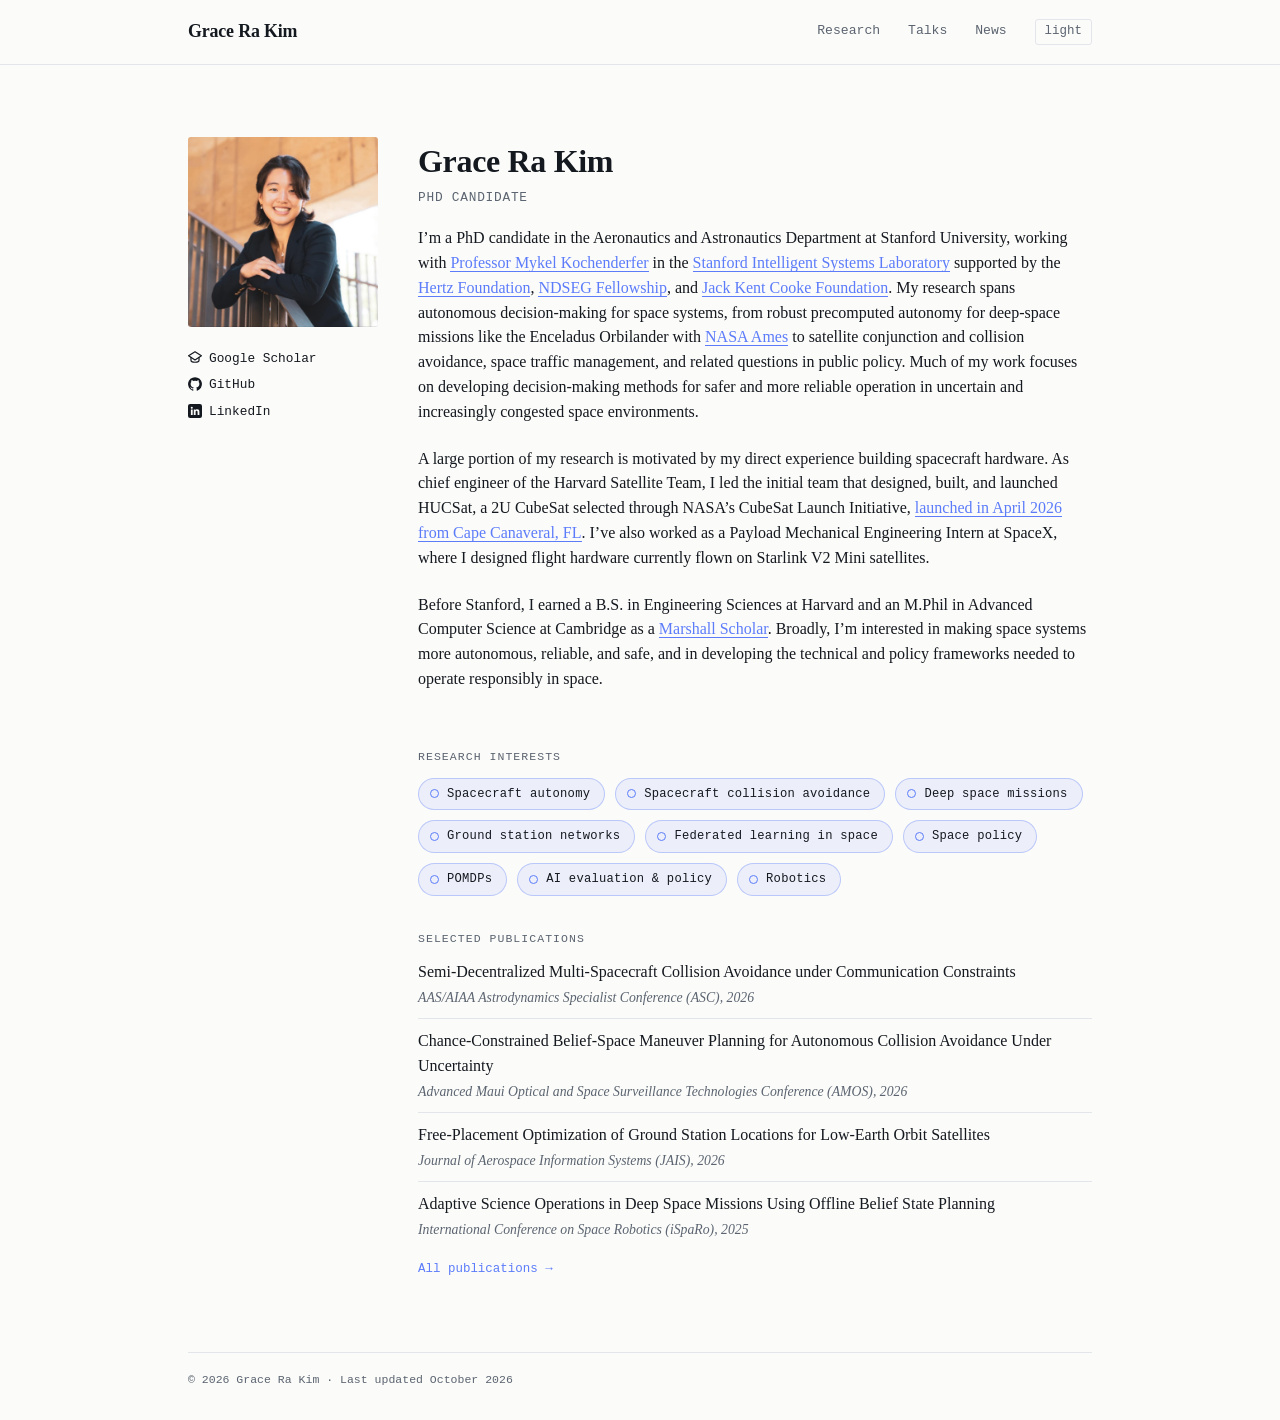
<file: index.html>
<!DOCTYPE html>
<html lang="en">
<head>
  <meta charset="UTF-8" />
  <meta name="viewport" content="width=device-width, initial-scale=1.0" />
  <title>Grace Ra Kim | Stanford Aeronautics &amp; Astronautics</title>
  <meta name="description" content="Grace Ra Kim, Stanford PhD candidate in Aeronautics and Astronautics, researches spacecraft autonomy, collision avoidance, and decision-making under uncertainty." />
  <meta name="author" content="Grace Ra Kim" />
  <link rel="canonical" href="https://gkim65.github.io/" />
  <!-- Link previews (LinkedIn, Slack, iMessage, X). -->
  <meta property="og:type" content="profile" />
  <meta property="og:site_name" content="Grace Ra Kim" />
  <meta property="og:title" content="Grace Ra Kim | Stanford Aeronautics &amp; Astronautics" />
  <meta property="og:description" content="Grace Ra Kim, Stanford PhD candidate in Aeronautics and Astronautics, researches spacecraft autonomy, collision avoidance, and decision-making under uncertainty." />
  <meta property="og:url" content="https://gkim65.github.io/" />
  <meta property="og:image" content="https://gkim65.github.io/assets/profile.jpeg" />
  <meta property="og:image:alt" content="Portrait of Grace Ra Kim" />
  <meta name="twitter:card" content="summary" />
  <meta property="profile:first_name" content="Grace" />
  <meta property="profile:last_name" content="Kim" />
  <!-- Structured data: who this site is about, for search engines. -->
  <script type="application/ld+json">
  {
    "@context": "https://schema.org",
    "@type": "Person",
    "name": "Grace Ra Kim",
    "alternateName": "Grace Kim",
    "url": "https://gkim65.github.io/",
    "image": "https://gkim65.github.io/assets/profile.jpeg",
    "jobTitle": "PhD Candidate",
    "affiliation": {
      "@type": "CollegeOrUniversity",
      "name": "Stanford University",
      "department": {
        "@type": "Organization",
        "name": "Department of Aeronautics and Astronautics"
      }
    },
    "alumniOf": [
      {
        "@type": "CollegeOrUniversity",
        "name": "Harvard University"
      },
      {
        "@type": "CollegeOrUniversity",
        "name": "University of Cambridge"
      }
    ],
    "knowsAbout": [
      "Spacecraft autonomy",
      "Spacecraft collision avoidance",
      "Deep space missions",
      "Ground station networks",
      "Federated learning",
      "Space policy",
      "POMDPs"
    ],
    "sameAs": [
      "https://scholar.google.com/citations?user=2htCHlQAAAAJ",
      "https://github.com/gkim65",
      "https://www.linkedin.com/in/grace-ra-kim/",
      "https://www.hertzfoundation.org/people/grace-ra-kim/"
    ]
  }
  </script>
  <link rel="stylesheet" href="assets/style.css" />
  <link rel="icon" href="assets/favicon.svg" type="image/svg+xml" />
  <link rel="icon" href="assets/favicon-32.png" sizes="32x32" type="image/png" />
  <link rel="apple-touch-icon" href="assets/apple-touch-icon.png" />
  <!-- Set the theme before first paint so there's no flash of the wrong colours. -->
  <script>
    (function () {
      try {
        var s = localStorage.getItem('theme');
        var dark = s ? s === 'dark'
          : window.matchMedia && window.matchMedia('(prefers-color-scheme: dark)').matches;
        if (dark) document.documentElement.setAttribute('data-theme', 'dark');
      } catch (e) {}
    })();
  </script>
</head>
<body>
  <nav class="topbar">
    <a class="topbar-name" href="index.html" aria-current="page">Grace Ra Kim</a>
    <span class="topbar-links">
      <a href="research.html">Research</a>
      <a href="talks.html">Talks</a>
      <a href="news.html">News</a>
      <button class="theme-toggle" type="button" aria-label="Switch theme">light</button>
    </span>
  </nav>

  <!-- ===== EDIT YOUR CONTENT BELOW ===== -->
  <main class="home">
    <header class="home-head">
      <div class="portrait-col">
        <img class="portrait" src="assets/profile.jpeg" alt="Grace Ra Kim" />
        <!-- Icons are inline SVG so they inherit the link colour (and so
             the hover state) with no icon font or extra request.
             aria-hidden: the link text already names each destination. -->
        <nav class="links" aria-label="Profiles">
          <a href="https://scholar.google.com/citations?hl=en&amp;user=2htCHlQAAAAJ">
            <!-- viewBox is the glyph's measured ink box; the cap is wider
                 than tall, so it's centred vertically in the square slot. -->
            <svg class="icon" viewBox="0.35 0.85 15.3 12.8" aria-hidden="true">
              <path d="M8 1.5 1 6l7 4.5L15 6 8 1.5Z" fill="none" stroke="currentColor" stroke-width="1.3" stroke-linejoin="round"/>
              <path d="M3.6 7.7v3.1c0 1.2 2 2.2 4.4 2.2s4.4-1 4.4-2.2V7.7" fill="none" stroke="currentColor" stroke-width="1.3" stroke-linecap="round"/>
            </svg>
            <span>Google&nbsp;Scholar</span>
          </a>
          <a href="https://github.com/gkim65">
            <!-- viewBox is the glyph's measured ink box. -->
            <svg class="icon" viewBox="0.48 0.5 14.98 14.65" aria-hidden="true">
              <path fill="currentColor" d="M8 .5a7.5 7.5 0 0 0-2.37 14.62c.37.07.5-.16.5-.36v-1.3c-2.05.45-2.49-.94-2.49-.94-.34-.86-.83-1.09-.83-1.09-.68-.46.05-.45.05-.45.75.05 1.14.77 1.14.77.67 1.13 1.75.8 2.18.62.07-.48.26-.81.47-1-1.64-.19-3.36-.82-3.36-3.64 0-.8.29-1.46.76-1.97-.08-.19-.33-.94.07-1.96 0 0 .62-.2 2.02.75a6.99 6.99 0 0 1 3.68 0c1.4-.95 2.01-.75 2.01-.75.4 1.02.15 1.77.08 1.96.47.51.75 1.17.75 1.97 0 2.83-1.72 3.45-3.37 3.63.27.23.5.68.5 1.37v2.03c0 .2.13.44.51.36A7.5 7.5 0 0 0 8 .5Z"/>
            </svg>
            <span>GitHub</span>
          </a>
          <a href="https://www.linkedin.com/in/grace-ra-kim/">
            <!-- The full logo lockup: "in" knocked out of a filled rounded
                 square. fill-rule="evenodd" punches the letterforms through
                 the plate, so the whole mark is a single currentColor path
                 and still follows the link colour on hover. -->
            <svg class="icon" viewBox="0 0 16 16" aria-hidden="true">
              <path fill="currentColor" fill-rule="evenodd" d="M2.4 0h11.2A2.4 2.4 0 0 1 16 2.4v11.2a2.4 2.4 0 0 1-2.4 2.4H2.4A2.4 2.4 0 0 1 0 13.6V2.4A2.4 2.4 0 0 1 2.4 0Zm.9 6.2h2.05v6.5H3.3V6.2Zm1.02-3.1a1.19 1.19 0 1 1 0 2.38 1.19 1.19 0 0 1 0-2.38ZM6.6 6.2h1.96v.89h.03c.27-.5.94-1.02 1.94-1.02 2.07 0 2.47 1.28 2.47 2.94v3.69h-2.05V9.42c0-.72-.01-1.65-1.05-1.65-1.05 0-1.21.77-1.21 1.59v3.34H6.6V6.2Z"/>
            </svg>
            <span>LinkedIn</span>
          </a>
          <!-- add or remove links as needed -->
        </nav>
      </div>
      <div class="intro">
        <h1>Grace Ra Kim</h1>
        <p class="role">PhD Candidate</p>
        <p class="bio">
          I&rsquo;m a PhD candidate in the Aeronautics and Astronautics Department at
          Stanford University, working with
          <a href="https://mykel.kochenderfer.com/">Professor Mykel Kochenderfer</a> in the
          <a href="https://sisl.stanford.edu/">Stanford Intelligent Systems Laboratory</a> supported by the
          <a href="https://www.hertzfoundation.org/people/grace-ra-kim/">Hertz Foundation</a>,
          <a href="https://ndseg.org/">NDSEG Fellowship</a>, and
          <a href="https://www.jkcf.org/">Jack Kent Cooke Foundation</a>.
          My research spans autonomous decision-making for space systems, from
          robust precomputed autonomy for deep-space
          missions like the Enceladus Orbilander with
          <a href="https://www.nasa.gov/intelligent-systems-division/autonomous-systems-and-robotics/admg/">NASA
          Ames</a> to satellite conjunction and collision avoidance, space traffic
          management, and related questions in public
          policy. Much of my work focuses on developing decision-making methods for
          safer and more reliable operation in uncertain and increasingly congested
          space environments.
        </p>

        <p class="bio">
          A large portion of my research is motivated by my direct experience building
          spacecraft hardware. As chief engineer of the Harvard Satellite Team, I led
          the initial team that designed, built, and launched HUCSat, a 2U CubeSat selected
          through NASA&rsquo;s CubeSat Launch Initiative,
          <a href="https://seas.harvard.edu/news/aerospace-collective-celebrates-satellite-launch">launched
          in April 2026 from Cape Canaveral, FL</a>.
          I&rsquo;ve also worked as a Payload Mechanical Engineering
          Intern at SpaceX, where I designed flight hardware currently flown on
          Starlink V2 Mini satellites.
        </p>

        <p class="bio">
          Before Stanford, I earned a B.S. in Engineering Sciences at Harvard and an M.Phil in Advanced
          Computer Science at Cambridge as a
          <a href="https://www.marshallscholarship.org/scholars/2023-scholars/grace-kim">Marshall Scholar</a>.
          Broadly, I&rsquo;m
          interested in making space systems more autonomous, reliable, and safe, and in
          developing the technical and policy frameworks needed to operate responsibly
          in space.
        </p>

      </div>
    </header>

    <!-- One chip per area filter on research.html; each opens that page
         with the area preselected (read by assets/pubs.js). -->
    <section class="home-section" aria-labelledby="interests-heading">
      <h2 class="section-label" id="interests-heading">Research interests</h2>
      <ul class="keywords">
        <li><a href="research.html?area=autonomy#publications">Spacecraft autonomy</a></li>
        <li><a href="research.html?area=conjunction#publications">Spacecraft collision avoidance</a></li>
        <li><a href="research.html?area=deep-space#publications">Deep space missions</a></li>
        <li><a href="research.html?area=ground-stations#publications">Ground station networks</a></li>
        <li><a href="research.html?area=fl#publications">Federated learning in space</a></li>
        <li><a href="research.html?area=policy#publications">Space policy</a></li>
        <li><a href="research.html?area=pomdp#publications">POMDPs</a></li>
        <li><a href="research.html?area=ai#publications">AI evaluation &amp; policy</a></li>
        <li><a href="research.html?area=robotics#publications">Robotics</a></li>
      </ul>
    </section>

    <!-- A short pick from research.html, which holds the full list. -->
    <section class="home-section" aria-labelledby="selected-heading">
      <h2 class="section-label" id="selected-heading">Selected publications</h2>
      <ol class="selected-pubs">
        <li>
          <a href="https://arxiv.org/abs/2607.26570">Semi-Decentralized Multi-Spacecraft Collision Avoidance under Communication Constraints</a>
          <span class="selected-venue">AAS/AIAA Astrodynamics Specialist Conference (ASC), 2026</span>
        </li>
        <li>
          <a href="research.html">Chance-Constrained Belief-Space Maneuver Planning for Autonomous Collision Avoidance Under Uncertainty</a>
          <span class="selected-venue">Advanced Maui Optical and Space Surveillance Technologies Conference (AMOS), 2026</span>
        </li>
        <li>
          <a href="https://doi.org/10.2514/1.I011804">Free-Placement Optimization of Ground Station Locations for Low-Earth Orbit Satellites</a>
          <span class="selected-venue">Journal of Aerospace Information Systems (JAIS), 2026</span>
        </li>
        <li>
          <a href="https://doi.org/10.1109/isparo66239.2025.11436258">Adaptive Science Operations in Deep Space Missions Using Offline Belief State Planning</a>
          <span class="selected-venue">International Conference on Space Robotics (iSpaRo), 2025</span>
        </li>
      </ol>
      <p class="section-more"><a href="research.html">All publications &rarr;</a></p>
    </section>
  </main>
  <!-- ===== END CONTENT ===== -->

  <footer class="site-footer"><p>&copy; 2026 Grace Ra Kim &middot; Last updated October 2026</p></footer>
  <script src="assets/theme.js"></script>
</body>
</html>
</file>
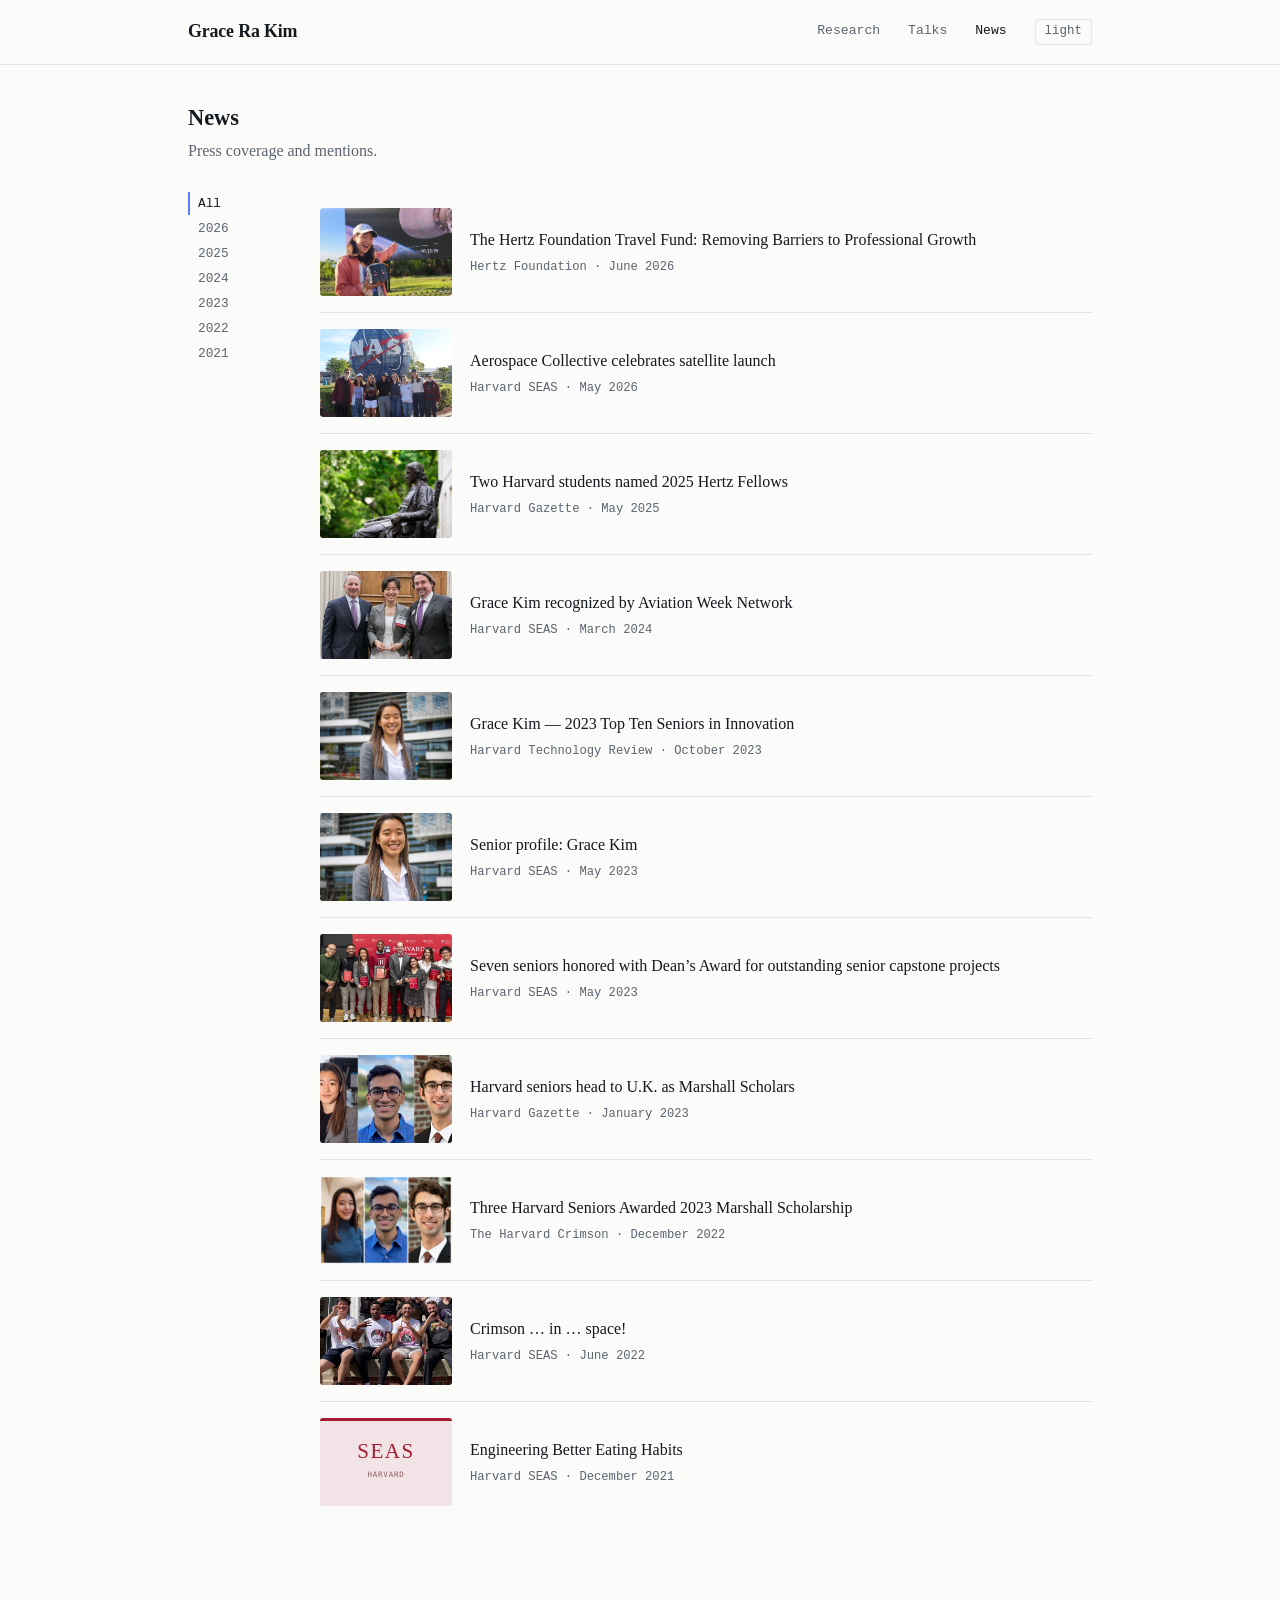
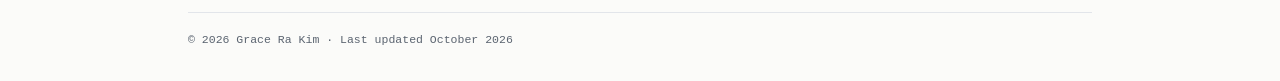
<file: news.html>
<!DOCTYPE html>
<html lang="en">
<head>
  <meta charset="UTF-8" />
  <meta name="viewport" content="width=device-width, initial-scale=1.0" />
  <title>News — Grace Ra Kim</title>
  <meta name="description" content="Press and news coverage featuring Grace Ra Kim, including HUCSat, the Hertz Fellowship, and the Marshall Scholarship." />
  <meta name="author" content="Grace Ra Kim" />
  <link rel="canonical" href="https://gkim65.github.io/news.html" />
  <!-- Link previews (LinkedIn, Slack, iMessage, X). -->
  <meta property="og:type" content="website" />
  <meta property="og:site_name" content="Grace Ra Kim" />
  <meta property="og:title" content="News — Grace Ra Kim" />
  <meta property="og:description" content="Press and news coverage featuring Grace Ra Kim, including HUCSat, the Hertz Fellowship, and the Marshall Scholarship." />
  <meta property="og:url" content="https://gkim65.github.io/news.html" />
  <meta property="og:image" content="https://gkim65.github.io/assets/profile.jpeg" />
  <meta property="og:image:alt" content="Portrait of Grace Ra Kim" />
  <meta name="twitter:card" content="summary" />
  <link rel="stylesheet" href="assets/style.css" />
  <link rel="icon" href="assets/favicon.svg" type="image/svg+xml" />
  <link rel="icon" href="assets/favicon-32.png" sizes="32x32" type="image/png" />
  <link rel="apple-touch-icon" href="assets/apple-touch-icon.png" />
  <!-- Set the theme before first paint so there's no flash of the wrong colours. -->
  <script>
    (function () {
      try {
        var s = localStorage.getItem('theme');
        var dark = s ? s === 'dark'
          : window.matchMedia && window.matchMedia('(prefers-color-scheme: dark)').matches;
        if (dark) document.documentElement.setAttribute('data-theme', 'dark');
      } catch (e) {}
    })();
  </script>
</head>
<body>
  <nav class="topbar">
    <a class="topbar-name" href="index.html">Grace Ra Kim</a>
    <span class="topbar-links">
      <a href="research.html">Research</a>
      <a href="talks.html">Talks</a>
      <a href="news.html" aria-current="page">News</a>
      <button class="theme-toggle" type="button" aria-label="Switch theme">light</button>
    </span>
  </nav>

  <main class="news-page">
    <h2>News</h2>
    <p class="page-intro">Press coverage and mentions.</p>

    <div class="news-layout">
      <!-- Year filter. Buttons are generated from the list below by
           assets/news.js, so adding an item in a new year Just Works. -->
      <nav class="year-nav" aria-label="Filter by year">
        <button class="year-btn is-active" type="button" data-year="all">All</button>
      </nav>

      <!-- ===== Add new items at the TOP =====
           Each <li> needs data-year (drives the filter). Titles, dates and
           thumbnails were taken from each article's own page/OpenGraph data.
           Images live in assets/news/. -->
      <ul class="news-list">
        <li data-year="2026">
          <a class="news-item" href="https://www.hertzfoundation.org/news/the-hertz-foundation-travel-fund-removing-barriers-to-professional-growth/">
            <img class="news-thumb" src="assets/news/hertz-travel.jpg" alt="" loading="lazy" />
            <span class="news-text">
              <span class="news-title">The Hertz Foundation Travel Fund: Removing Barriers to Professional Growth</span>
              <span class="news-meta">Hertz Foundation &middot; June 2026</span>
            </span>
          </a>
        </li>
        <li data-year="2026">
          <a class="news-item" href="https://seas.harvard.edu/news/aerospace-collective-celebrates-satellite-launch">
            <img class="news-thumb" src="assets/news/satellite-launch.jpg" alt="" loading="lazy" />
            <span class="news-text">
              <span class="news-title">Aerospace Collective celebrates satellite launch</span>
              <span class="news-meta">Harvard SEAS &middot; May 2026</span>
            </span>
          </a>
        </li>
        <li data-year="2025">
          <a class="news-item" href="https://news.harvard.edu/gazette/story/newsplus/two-harvard-students-named-2025-hertz-fellows/">
            <img class="news-thumb" src="assets/news/hertz-fellows.jpg" alt="" loading="lazy" />
            <span class="news-text">
              <span class="news-title">Two Harvard students named 2025 Hertz Fellows</span>
              <span class="news-meta">Harvard Gazette &middot; May 2025</span>
            </span>
          </a>
        </li>
        <li data-year="2024">
          <a class="news-item" href="https://seas.harvard.edu/news/grace-kim-recognized-aviation-week-network">
            <img class="news-thumb" src="assets/news/aviation-week.jpg" alt="" loading="lazy" />
            <span class="news-text">
              <span class="news-title">Grace Kim recognized by Aviation Week Network</span>
              <span class="news-meta">Harvard SEAS &middot; March 2024</span>
            </span>
          </a>
        </li>
        <li data-year="2023">
          <a class="news-item" href="https://harvardtechnologyreview.com/2023/10/08/grace-kim-2023-top-ten-seniors-in-innovation/">
            <img class="news-thumb" src="assets/news/htr-top-ten.jpg" alt="" loading="lazy" />
            <span class="news-text">
              <span class="news-title">Grace Kim &mdash; 2023 Top Ten Seniors in Innovation</span>
              <span class="news-meta">Harvard Technology Review &middot; October 2023</span>
            </span>
          </a>
        </li>
        <li data-year="2023">
          <a class="news-item" href="https://seas.harvard.edu/news/senior-profile-grace-kim">
            <img class="news-thumb" src="assets/news/senior-profile.jpg" alt="" loading="lazy" />
            <span class="news-text">
              <span class="news-title">Senior profile: Grace Kim</span>
              <span class="news-meta">Harvard SEAS &middot; May 2023</span>
            </span>
          </a>
        </li>
        <li data-year="2023">
          <a class="news-item" href="https://seas.harvard.edu/news/seven-seniors-honored-deans-award-outstanding-senior-capstone-projects">
            <img class="news-thumb" src="assets/news/deans-award.jpg" alt="" loading="lazy" />
            <span class="news-text">
              <span class="news-title">Seven seniors honored with Dean&rsquo;s Award for outstanding senior capstone projects</span>
              <span class="news-meta">Harvard SEAS &middot; May 2023</span>
            </span>
          </a>
        </li>
        <li data-year="2023">
          <a class="news-item" href="https://news.harvard.edu/gazette/story/2023/01/harvard-seniors-head-to-u-k-as-marshall-scholars/">
            <img class="news-thumb" src="assets/news/marshall-gazette.jpg" alt="" loading="lazy" />
            <span class="news-text">
              <span class="news-title">Harvard seniors head to U.K. as Marshall Scholars</span>
              <span class="news-meta">Harvard Gazette &middot; January 2023</span>
            </span>
          </a>
        </li>
        <li data-year="2022">
          <a class="news-item" href="https://www.thecrimson.com/article/2022/12/14/marshall-scholarship-2023/">
            <img class="news-thumb" src="assets/news/marshall-crimson.jpg" alt="" loading="lazy" />
            <span class="news-text">
              <span class="news-title">Three Harvard Seniors Awarded 2023 Marshall Scholarship</span>
              <span class="news-meta">The Harvard Crimson &middot; December 2022</span>
            </span>
          </a>
        </li>
        <li data-year="2022">
          <a class="news-item" href="https://seas.harvard.edu/news/crimson-space">
            <img class="news-thumb" src="assets/news/crimson-space.jpg" alt="" loading="lazy" />
            <span class="news-text">
              <span class="news-title">Crimson &hellip; in &hellip; space!</span>
              <span class="news-meta">Harvard SEAS &middot; June 2022</span>
            </span>
          </a>
        </li>
        <li data-year="2021">
          <!-- This article publishes no press image, so it falls back to the
               outlet wordmark. Replace with a real photo if one turns up. -->
          <a class="news-item" href="https://seas.harvard.edu/news/engineering-better-eating-habits">
            <img class="news-thumb" src="assets/news/outlet-seas.svg" alt="" loading="lazy" />
            <span class="news-text">
              <span class="news-title">Engineering Better Eating Habits</span>
              <span class="news-meta">Harvard SEAS &middot; December 2021</span>
            </span>
          </a>
        </li>
      </ul>
    </div>
  </main>
  <footer class="site-footer"><p>&copy; 2026 Grace Ra Kim &middot; Last updated October 2026</p></footer>

  <script src="assets/news.js"></script>
  <script src="assets/theme.js"></script>
</body>
</html>
</file>
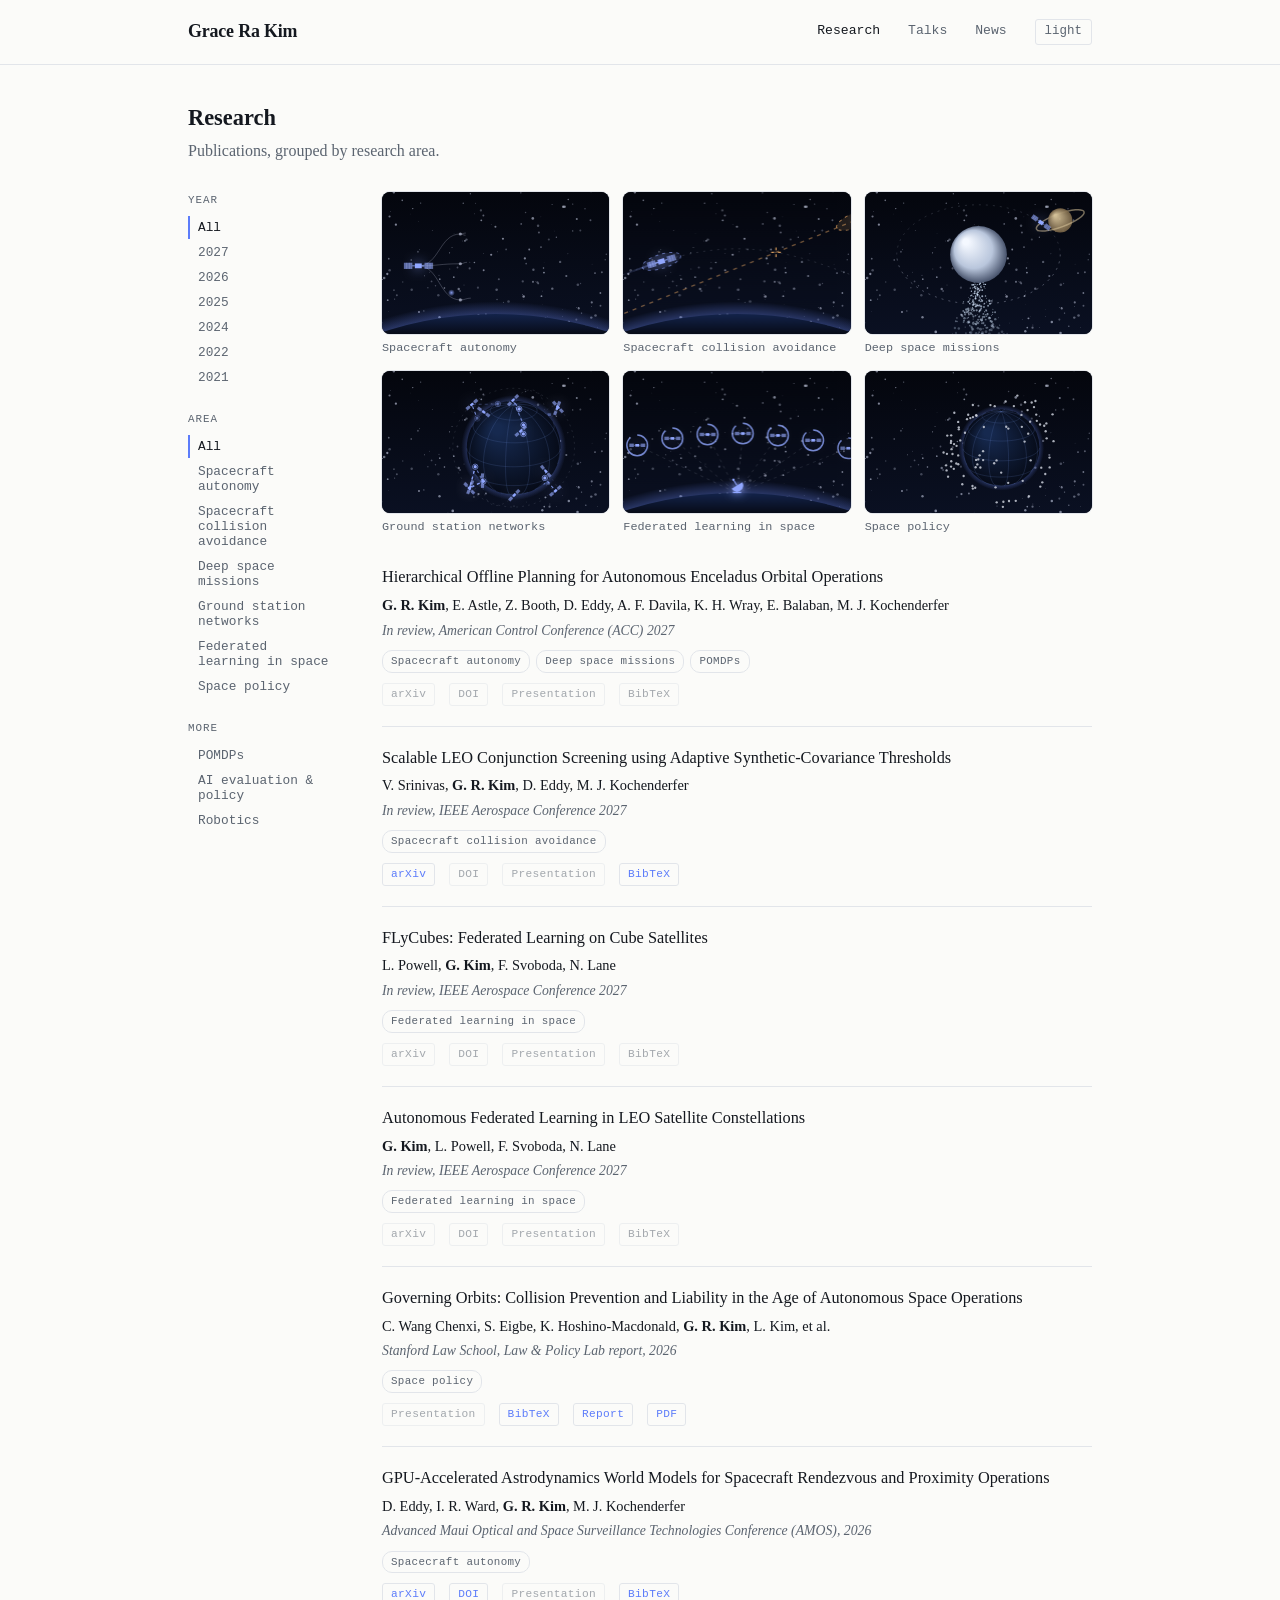
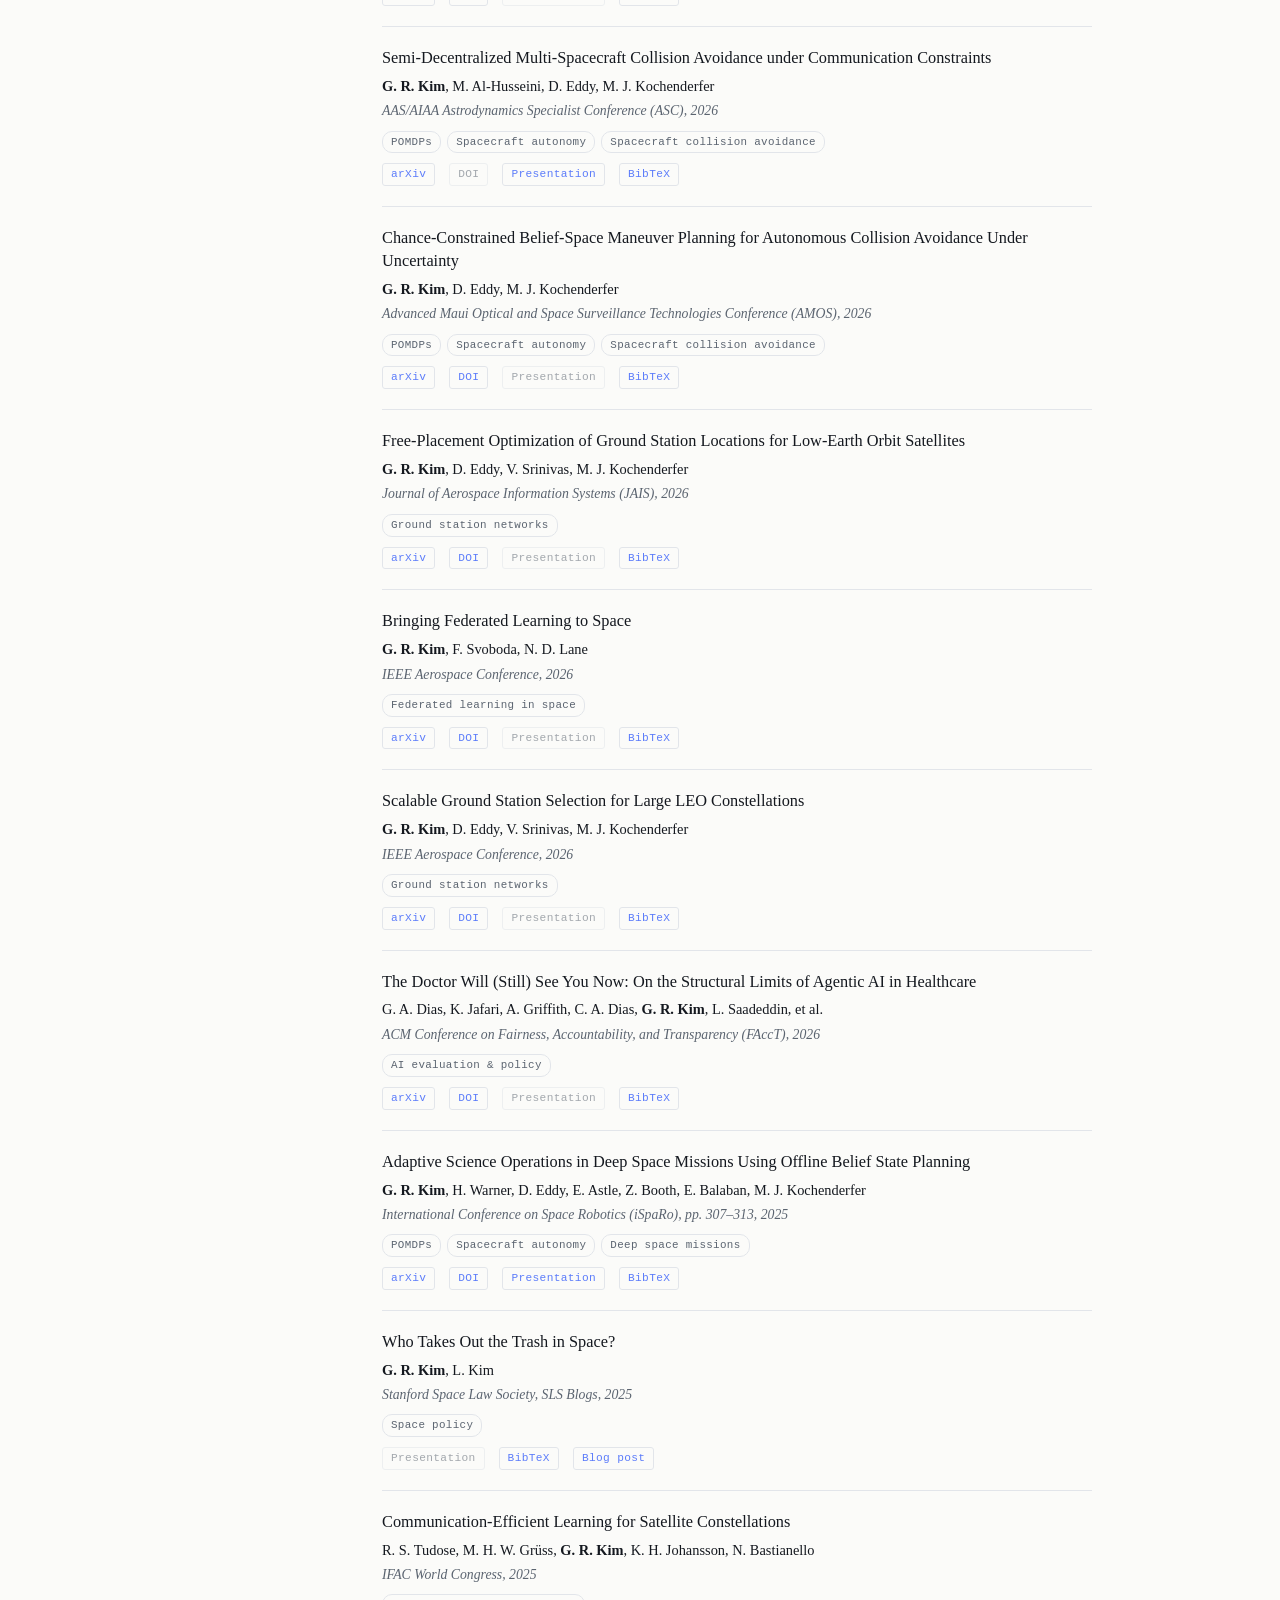
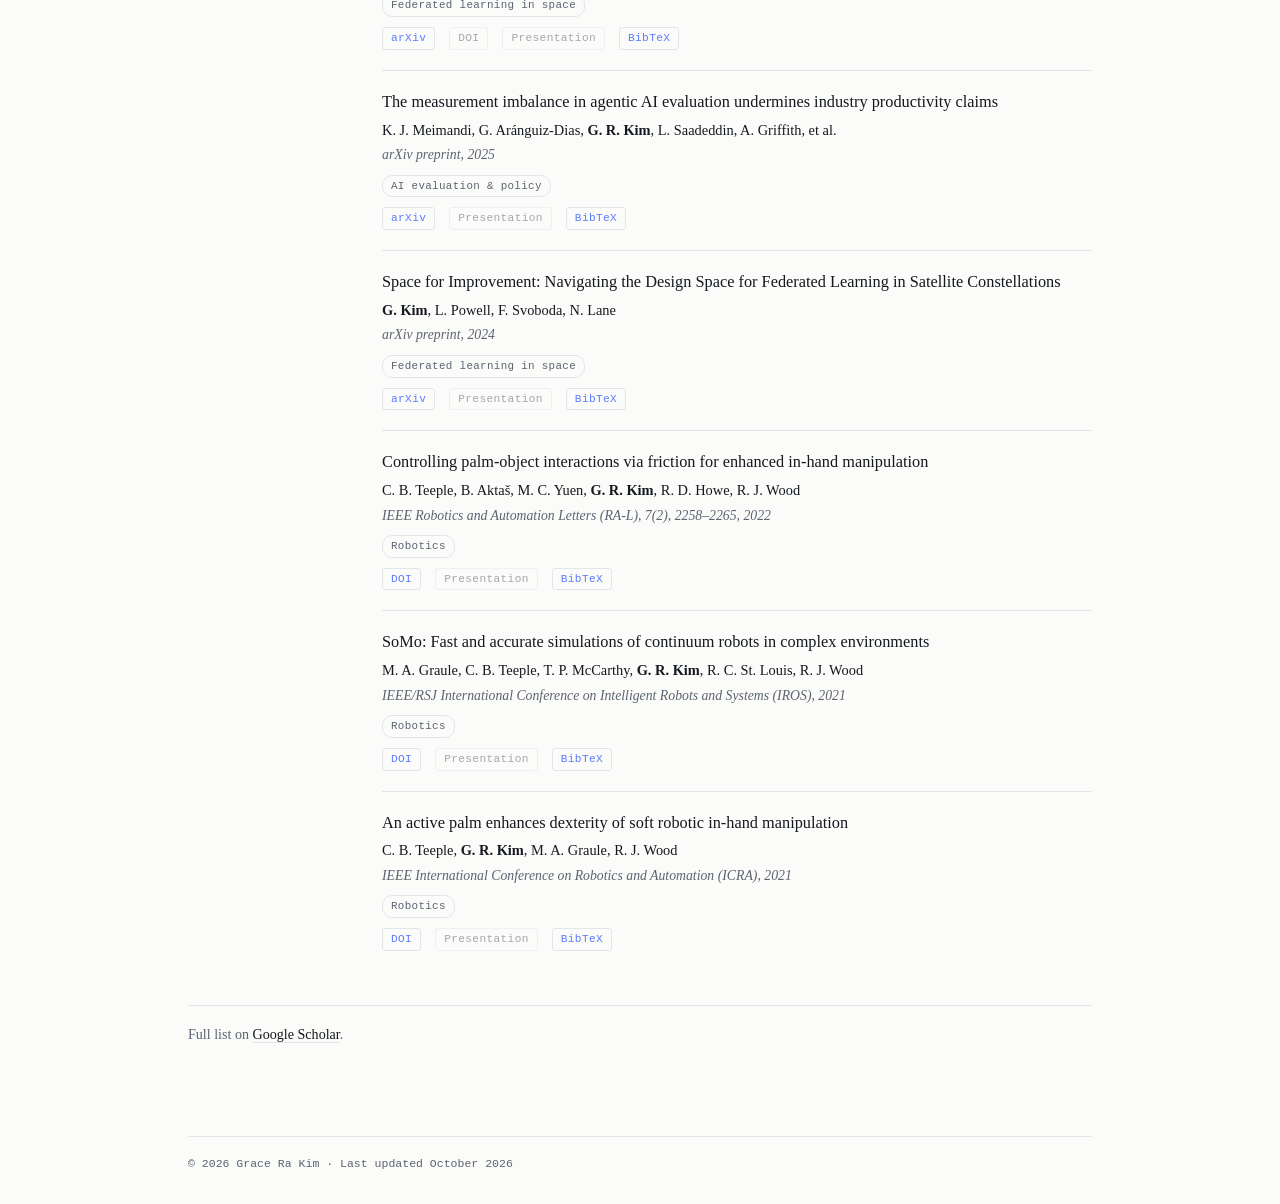
<file: research.html>
<!DOCTYPE html>
<html lang="en">
<head>
  <meta charset="UTF-8" />
  <meta name="viewport" content="width=device-width, initial-scale=1.0" />
  <title>Research — Grace Ra Kim</title>
  <meta name="description" content="Publications by Grace Ra Kim on spacecraft autonomy, collision avoidance, deep space missions, ground stations, federated learning, and space policy." />
  <meta name="author" content="Grace Ra Kim" />
  <link rel="canonical" href="https://gkim65.github.io/research.html" />
  <!-- Link previews (LinkedIn, Slack, iMessage, X). -->
  <meta property="og:type" content="website" />
  <meta property="og:site_name" content="Grace Ra Kim" />
  <meta property="og:title" content="Research — Grace Ra Kim" />
  <meta property="og:description" content="Publications by Grace Ra Kim on spacecraft autonomy, collision avoidance, deep space missions, ground stations, federated learning, and space policy." />
  <meta property="og:url" content="https://gkim65.github.io/research.html" />
  <meta property="og:image" content="https://gkim65.github.io/assets/profile.jpeg" />
  <meta property="og:image:alt" content="Portrait of Grace Ra Kim" />
  <meta name="twitter:card" content="summary" />
  <link rel="stylesheet" href="assets/style.css" />
  <link rel="icon" href="assets/favicon.svg" type="image/svg+xml" />
  <link rel="icon" href="assets/favicon-32.png" sizes="32x32" type="image/png" />
  <link rel="apple-touch-icon" href="assets/apple-touch-icon.png" />
  <!-- Set the theme before first paint so there's no flash of the wrong colours. -->
  <script>
    (function () {
      try {
        var s = localStorage.getItem('theme');
        var dark = s ? s === 'dark'
          : window.matchMedia && window.matchMedia('(prefers-color-scheme: dark)').matches;
        if (dark) document.documentElement.setAttribute('data-theme', 'dark');
      } catch (e) {}
    })();
  </script>
</head>
<body>
  <nav class="topbar">
    <a class="topbar-name" href="index.html">Grace Ra Kim</a>
    <span class="topbar-links">
      <a href="research.html" aria-current="page">Research</a>
      <a href="talks.html">Talks</a>
      <a href="news.html">News</a>
      <button class="theme-toggle" type="button" aria-label="Switch theme">light</button>
    </span>
  </nav>

  <main class="pubs-page" id="publications">
    <h2>Research</h2>
    <p class="page-intro">Publications, grouped by research area.</p>

    <div class="pubs-layout">
      <!-- Year and area buttons are generated from each entry's data-year
           and data-areas by assets/pubs.js. #area-nav's data-order names the
           main areas; any other area appears under More. -->
      <nav class="pub-filters" aria-label="Filter publications">
        <div class="filter-group">
          <p class="filter-label">Year</p>
          <div class="year-nav" id="year-nav">
            <button class="year-btn is-active" type="button" data-year="all">All</button>
          </div>
        </div>
        <div class="filter-group">
          <p class="filter-label">Area</p>
          <div class="area-nav" id="area-nav" data-order="autonomy conjunction deep-space ground-stations fl policy"></div>
        </div>
        <div class="filter-group">
          <p class="filter-label">More</p>
          <div class="area-nav area-more" id="area-more" data-order="pomdp ai robotics"></div>
        </div>
      </nav>

      <div class="pubs-main">
      <!-- Animated visual for the selected area, or a grid of all of them
           under "All"; drawn by assets/area-visuals.js. Hidden for areas
           without a visual. -->
      <figure class="area-stage" id="area-stage" hidden>
        <canvas aria-hidden="true"></canvas>
        <div class="area-grid" hidden></div>
        <figcaption class="area-caption"></figcaption>
      </figure>

      <!-- ===== PUBLICATIONS =====
           Newest first. data-year drives the year filter and data-areas the
           area filter. -->
      <ol class="pub-list">
        <li data-year="2027" data-areas="autonomy deep-space pomdp">
          <h3 class="pub-title">Hierarchical Offline Planning for Autonomous Enceladus Orbital Operations</h3>
          <p class="pub-authors"><b>G. R. Kim</b>, E. Astle, Z. Booth, D. Eddy, A. F. Davila, K. H. Wray, E. Balaban, M. J. Kochenderfer</p>
          <p class="pub-venue">In review, American Control Conference (ACC) 2027</p>
          <p class="pub-tags"><span class="tag" data-area="autonomy">Spacecraft autonomy</span><span class="tag" data-area="deep-space">Deep space missions</span><span class="tag" data-area="pomdp">POMDPs</span></p>
          <p class="pub-links">
            <a class="link-todo" aria-disabled="true">arXiv</a>
            <a class="link-todo" aria-disabled="true">DOI</a>
            <a class="link-todo" aria-disabled="true">Presentation</a>
            <button class="bib-toggle" type="button" disabled>BibTeX</button>
          </p>
        </li>

        <li data-year="2027" data-areas="conjunction">
          <h3 class="pub-title">Scalable LEO Conjunction Screening using Adaptive Synthetic-Covariance Thresholds</h3>
          <p class="pub-authors">V. Srinivas, <b>G. R. Kim</b>, D. Eddy, M. J. Kochenderfer</p>
          <p class="pub-venue">In review, IEEE Aerospace Conference 2027</p>
          <p class="pub-tags"><span class="tag" data-area="conjunction">Spacecraft collision avoidance</span></p>
          <p class="pub-links">
            <a href="https://arxiv.org/abs/2610.11645">arXiv</a>
            <a class="link-todo" aria-disabled="true">DOI</a>
            <a class="link-todo" aria-disabled="true">Presentation</a>
            <button class="bib-toggle" type="button" aria-expanded="false">BibTeX</button>
          </p>
          <div class="bib-wrap" hidden>
            <pre class="bib"><code>@misc{srinivas2026scalable,
  title         = {Scalable LEO Conjunction Screening using Adaptive Synthetic-Covariance Thresholds},
  author        = {Srinivas, Vedant and Kim, Grace Ra and Eddy, Duncan and Kochenderfer, Mykel J.},
  year          = {2026},
  eprint        = {2610.11645},
  archivePrefix = {arXiv}
}</code></pre>
          </div>
        </li>

        <li data-year="2027" data-areas="fl">
          <h3 class="pub-title">FLyCubes: Federated Learning on Cube Satellites</h3>
          <p class="pub-authors">L. Powell, <b>G. Kim</b>, F. Svoboda, N. Lane</p>
          <p class="pub-venue">In review, IEEE Aerospace Conference 2027</p>
          <p class="pub-tags"><span class="tag" data-area="fl">Federated learning in space</span></p>
          <p class="pub-links">
            <a class="link-todo" aria-disabled="true">arXiv</a>
            <a class="link-todo" aria-disabled="true">DOI</a>
            <a class="link-todo" aria-disabled="true">Presentation</a>
            <button class="bib-toggle" type="button" disabled>BibTeX</button>
          </p>
        </li>

        <li data-year="2027" data-areas="fl">
          <h3 class="pub-title">Autonomous Federated Learning in LEO Satellite Constellations</h3>
          <p class="pub-authors"><b>G. Kim</b>, L. Powell, F. Svoboda, N. Lane</p>
          <p class="pub-venue">In review, IEEE Aerospace Conference 2027</p>
          <p class="pub-tags"><span class="tag" data-area="fl">Federated learning in space</span></p>
          <p class="pub-links">
            <a class="link-todo" aria-disabled="true">arXiv</a>
            <a class="link-todo" aria-disabled="true">DOI</a>
            <a class="link-todo" aria-disabled="true">Presentation</a>
            <button class="bib-toggle" type="button" disabled>BibTeX</button>
          </p>
        </li>

        <li data-year="2026" data-areas="policy">
          <h3 class="pub-title">Governing Orbits: Collision Prevention and Liability in the Age of Autonomous Space Operations</h3>
          <p class="pub-authors">C. Wang Chenxi, S. Eigbe, K. Hoshino-Macdonald, <b>G. R. Kim</b>, L. Kim, et al.</p>
          <p class="pub-venue">Stanford Law School, Law &amp; Policy Lab report, 2026</p>
          <p class="pub-tags"><span class="tag" data-area="policy">Space policy</span></p>
          <p class="pub-links">
            <a class="link-todo" aria-disabled="true">Presentation</a>
            <button class="bib-toggle" type="button" aria-expanded="false">BibTeX</button>
            <a href="https://law.stanford.edu/publications/governing-orbits-collision-prevention-and-liability-in-the-age-of-autonomous-space-operations/">Report</a>
            <a href="https://law.stanford.edu/wp-content/uploads/2026/10/GoverningOrbits_UPDATED-10.12.26-compressed.pdf">PDF</a>
          </p>
          <div class="bib-wrap" hidden>
            <pre class="bib"><code>@techreport{wangchenxi2026governing,
  title       = {Governing Orbits: Collision Prevention and Liability in the Age of Autonomous Space Operations},
  author      = {Wang Chenxi, Cody and Eigbe, Somi and Hoshino-Macdonald, Kazumi and Kim, Grace R. and Kim, Laurel and Kriezis, Argyris and Montgomery, Paulina and Nicolai, Emma and Rasmussen, Vale and Rogowski, Matt and Jensen, Erik and Mistree, Dinsha},
  institution = {Stanford Law School, Law and Policy Lab},
  year        = {2026},
  url         = {https://law.stanford.edu/publications/governing-orbits-collision-prevention-and-liability-in-the-age-of-autonomous-space-operations/}
}</code></pre>
          </div>
        </li>

        <li data-year="2026" data-areas="autonomy">
          <h3 class="pub-title">GPU-Accelerated Astrodynamics World Models for Spacecraft Rendezvous and Proximity Operations</h3>
          <p class="pub-authors">D. Eddy, I. R. Ward, <b>G. R. Kim</b>, M. J. Kochenderfer</p>
          <p class="pub-venue">Advanced Maui Optical and Space Surveillance Technologies Conference (AMOS), 2026</p>
          <p class="pub-tags"><span class="tag" data-area="autonomy">Spacecraft autonomy</span></p>
          <p class="pub-links">
            <a href="https://arxiv.org/abs/2609.03067">arXiv</a>
            <a href="https://doi.org/10.64861/NPSG8113">DOI</a>
            <a class="link-todo" aria-disabled="true">Presentation</a>
            <button class="bib-toggle" type="button" aria-expanded="false">BibTeX</button>
          </p>
          <div class="bib-wrap" hidden>
            <pre class="bib"><code>@inproceedings{eddy2026gpu,
  title     = {GPU-Accelerated Astrodynamics World Models for Spacecraft Rendezvous and Proximity Operations},
  author    = {Eddy, Duncan and Ward, Isaac R. and Kim, Grace Ra and Kochenderfer, Mykel J.},
  booktitle = {Advanced Maui Optical and Space Surveillance Technologies Conference (AMOS)},
  year      = {2026},
  doi       = {10.64861/NPSG8113},
  eprint    = {2609.03067},
  archivePrefix = {arXiv}
}</code></pre>
          </div>
        </li>

        <li data-year="2026" data-areas="pomdp autonomy conjunction">
          <h3 class="pub-title">Semi-Decentralized Multi-Spacecraft Collision Avoidance under Communication Constraints</h3>
          <p class="pub-authors"><b>G. R. Kim</b>, M. Al-Husseini, D. Eddy, M. J. Kochenderfer</p>
          <p class="pub-venue">AAS/AIAA Astrodynamics Specialist Conference (ASC), 2026</p>
          <p class="pub-tags"><span class="tag" data-area="pomdp">POMDPs</span><span class="tag" data-area="autonomy">Spacecraft autonomy</span><span class="tag" data-area="conjunction">Spacecraft collision avoidance</span></p>
          <p class="pub-links">
            <a href="https://arxiv.org/abs/2607.26570">arXiv</a>
            <a class="link-todo" aria-disabled="true">DOI</a>
            <a href="https://www.youtube.com/watch?v=cEMKY-uUl5g">Presentation</a>
            <button class="bib-toggle" type="button" aria-expanded="false">BibTeX</button>
          </p>
          <div class="bib-wrap" hidden>
            <pre class="bib"><code>@inproceedings{kim2026semidecentralized,
  title     = {Semi-Decentralized Multi-Spacecraft Collision Avoidance under Communication Constraints},
  author    = {Kim, Grace Ra and Al-Husseini, Mahdi and Eddy, Duncan and Kochenderfer, Mykel J.},
  booktitle = {AAS/AIAA Astrodynamics Specialist Conference},
  year      = {2026}
}</code></pre>
          </div>
        </li>

        <li data-year="2026" data-areas="pomdp autonomy conjunction">
          <h3 class="pub-title">Chance-Constrained Belief-Space Maneuver Planning for Autonomous Collision Avoidance Under Uncertainty</h3>
          <p class="pub-authors"><b>G. R. Kim</b>, D. Eddy, M. J. Kochenderfer</p>
          <p class="pub-venue">Advanced Maui Optical and Space Surveillance Technologies Conference (AMOS), 2026</p>
          <p class="pub-tags"><span class="tag" data-area="pomdp">POMDPs</span><span class="tag" data-area="autonomy">Spacecraft autonomy</span><span class="tag" data-area="conjunction">Spacecraft collision avoidance</span></p>
          <p class="pub-links">
            <a href="https://arxiv.org/abs/2609.13428">arXiv</a>
            <a href="https://doi.org/10.64861/IPHU7563">DOI</a>
            <a class="link-todo" aria-disabled="true">Presentation</a>
            <button class="bib-toggle" type="button" aria-expanded="false">BibTeX</button>
          </p>
          <div class="bib-wrap" hidden>
            <pre class="bib"><code>@inproceedings{kim2026chanceconstrained,
  title     = {Chance-Constrained Belief-Space Maneuver Planning for Autonomous Collision Avoidance Under Uncertainty},
  author    = {Kim, Grace Ra and Eddy, Duncan and Kochenderfer, Mykel J.},
  booktitle = {Advanced Maui Optical and Space Surveillance Technologies Conference (AMOS)},
  year      = {2026},
  doi       = {10.64861/IPHU7563}
}</code></pre>
          </div>
        </li>

        <li data-year="2026" data-areas="ground-stations">
          <h3 class="pub-title">Free-Placement Optimization of Ground Station Locations for Low-Earth Orbit Satellites</h3>
          <p class="pub-authors"><b>G. R. Kim</b>, D. Eddy, V. Srinivas, M. J. Kochenderfer</p>
          <p class="pub-venue">Journal of Aerospace Information Systems (JAIS), 2026</p>
          <p class="pub-tags"><span class="tag" data-area="ground-stations">Ground station networks</span></p>
          <p class="pub-links">
            <a href="https://arxiv.org/abs/2606.12667">arXiv</a>
            <a href="https://doi.org/10.2514/1.I011804">DOI</a>
            <a class="link-todo" aria-disabled="true">Presentation</a>
            <button class="bib-toggle" type="button" aria-expanded="false">BibTeX</button>
          </p>
          <div class="bib-wrap" hidden>
            <pre class="bib"><code>@article{kim2026freeplacement,
  title   = {Free-Placement Optimization of Ground Station Locations for Low-Earth-Orbit Satellites},
  author  = {Kim, Grace Ra and Eddy, Duncan and Srinivas, Vedant and Kochenderfer, Mykel J.},
  journal = {Journal of Aerospace Information Systems},
  pages   = {1--20},
  year    = {2026},
  doi     = {10.2514/1.I011804}
}</code></pre>
          </div>
        </li>

        <li data-year="2026" data-areas="fl">
          <h3 class="pub-title">Bringing Federated Learning to Space</h3>
          <p class="pub-authors"><b>G. R. Kim</b>, F. Svoboda, N. D. Lane</p>
          <p class="pub-venue">IEEE Aerospace Conference, 2026</p>
          <p class="pub-tags"><span class="tag" data-area="fl">Federated learning in space</span></p>
          <p class="pub-links">
            <a href="https://arxiv.org/abs/2511.14889">arXiv</a>
            <a href="https://doi.org/10.1109/aero66936.2026.11519880">DOI</a>
            <a class="link-todo" aria-disabled="true">Presentation</a>
            <button class="bib-toggle" type="button" aria-expanded="false">BibTeX</button>
          </p>
          <div class="bib-wrap" hidden>
            <pre class="bib"><code>@inproceedings{kim2026bringing,
  title     = {Bringing Federated Learning to Space},
  author    = {Kim, Grace Ra and Svoboda, Filip and Lane, Nicholas D.},
  booktitle = {IEEE Aerospace Conference},
  pages     = {1--15},
  year      = {2026},
  doi       = {10.1109/AERO66936.2026.11519880}
}</code></pre>
          </div>
        </li>

        <li data-year="2026" data-areas="ground-stations">
          <h3 class="pub-title">Scalable Ground Station Selection for Large LEO Constellations</h3>
          <p class="pub-authors"><b>G. R. Kim</b>, D. Eddy, V. Srinivas, M. J. Kochenderfer</p>
          <p class="pub-venue">IEEE Aerospace Conference, 2026</p>
          <p class="pub-tags"><span class="tag" data-area="ground-stations">Ground station networks</span></p>
          <p class="pub-links">
            <a href="https://arxiv.org/abs/2510.03438">arXiv</a>
            <a href="https://doi.org/10.1109/aero66936.2026.11519930">DOI</a>
            <a class="link-todo" aria-disabled="true">Presentation</a>
            <button class="bib-toggle" type="button" aria-expanded="false">BibTeX</button>
          </p>
          <div class="bib-wrap" hidden>
            <pre class="bib"><code>@inproceedings{kim2026scalable,
  title     = {Scalable Ground Station Selection for Large LEO Constellations},
  author    = {Kim, Grace Ra and Eddy, Duncan and Srinivas, Vedant and Kochenderfer, Mykel J.},
  booktitle = {IEEE Aerospace Conference},
  pages     = {1--13},
  year      = {2026},
  doi       = {10.1109/AERO66936.2026.11519930}
}</code></pre>
          </div>
        </li>

        <li data-year="2026" data-areas="ai">
          <h3 class="pub-title">The Doctor Will (Still) See You Now: On the Structural Limits of Agentic AI in Healthcare</h3>
          <p class="pub-authors">G. A. Dias, K. Jafari, A. Griffith, C. A. Dias, <b>G. R. Kim</b>, L. Saadeddin, et al.</p>
          <p class="pub-venue">ACM Conference on Fairness, Accountability, and Transparency (FAccT), 2026</p>
          <p class="pub-tags"><span class="tag" data-area="ai">AI evaluation &amp; policy</span></p>
          <p class="pub-links">
            <a href="https://arxiv.org/abs/2602.18460">arXiv</a>
            <a href="https://doi.org/10.1145/3805689.3812224">DOI</a>
            <a class="link-todo" aria-disabled="true">Presentation</a>
            <button class="bib-toggle" type="button" aria-expanded="false">BibTeX</button>
          </p>
          <div class="bib-wrap" hidden>
            <pre class="bib"><code>@inproceedings{dias2026doctor,
  title     = {The Doctor Will (Still) See You Now: On the Structural Limits of Agentic AI in Healthcare},
  author    = {Dias, Gabriel A. and Jafari, Kiana and Griffith, Aidan and Dias, Cristian A. and Kim, Grace Ra and Saadeddin, Lea and others},
  booktitle = {ACM Conference on Fairness, Accountability, and Transparency (FAccT)},
  year      = {2026},
  doi       = {10.1145/3805689.3812224}
}</code></pre>
          </div>
        </li>

        <li data-year="2025" data-areas="pomdp autonomy deep-space">
          <h3 class="pub-title">Adaptive Science Operations in Deep Space Missions Using Offline Belief State Planning</h3>
          <p class="pub-authors"><b>G. R. Kim</b>, H. Warner, D. Eddy, E. Astle, Z. Booth, E. Balaban, M. J. Kochenderfer</p>
          <p class="pub-venue">International Conference on Space Robotics (iSpaRo), pp. 307&ndash;313, 2025</p>
          <p class="pub-tags"><span class="tag" data-area="pomdp">POMDPs</span><span class="tag" data-area="autonomy">Spacecraft autonomy</span><span class="tag" data-area="deep-space">Deep space missions</span></p>
          <p class="pub-links">
            <a href="https://arxiv.org/abs/2510.08812">arXiv</a>
            <a href="https://doi.org/10.1109/isparo66239.2025.11436258">DOI</a>
            <a href="https://www.youtube.com/watch?v=cPSy2-CtGkU">Presentation</a>
            <button class="bib-toggle" type="button" aria-expanded="false">BibTeX</button>
          </p>
          <div class="bib-wrap" hidden>
            <pre class="bib"><code>@inproceedings{kim2025adaptive,
  title     = {Adaptive Science Operations in Deep Space Missions Using Offline Belief State Planning},
  author    = {Kim, Grace Ra and Warner, Hailey and Eddy, Duncan and Astle, Evan and Booth, Zachary and Balaban, Edward and Kochenderfer, Mykel J.},
  booktitle = {International Conference on Space Robotics (iSpaRo)},
  pages     = {307--313},
  year      = {2025},
  doi       = {10.1109/iSpaRo66239.2025.11436258}
}</code></pre>
          </div>
        </li>

        <li data-year="2025" data-areas="policy">
          <h3 class="pub-title">Who Takes Out the Trash in Space?</h3>
          <p class="pub-authors"><b>G. R. Kim</b>, L. Kim</p>
          <p class="pub-venue">Stanford Space Law Society, SLS Blogs, 2025</p>
          <p class="pub-tags"><span class="tag" data-area="policy">Space policy</span></p>
          <p class="pub-links">
            <a class="link-todo" aria-disabled="true">Presentation</a>
            <button class="bib-toggle" type="button" aria-expanded="false">BibTeX</button>
            <a href="https://law.stanford.edu/2025/08/22/who-takes-out-the-trash-in-space/">Blog post</a>
          </p>
          <div class="bib-wrap" hidden>
            <pre class="bib"><code>@misc{kim2025trash,
  title        = {Who Takes Out the Trash in Space?},
  author       = {Kim, Grace and Kim, Laurel},
  howpublished = {Stanford Space Law Society, SLS Blogs},
  year         = {2025},
  month        = aug,
  url          = {https://law.stanford.edu/2025/08/22/who-takes-out-the-trash-in-space/}
}</code></pre>
          </div>
        </li>

        <li data-year="2025" data-areas="fl">
          <h3 class="pub-title">Communication-Efficient Learning for Satellite Constellations</h3>
          <p class="pub-authors">R. S. Tudose, M. H. W. Gr&uuml;ss, <b>G. R. Kim</b>, K. H. Johansson, N. Bastianello</p>
          <p class="pub-venue">IFAC World Congress, 2025</p>
          <p class="pub-tags"><span class="tag" data-area="fl">Federated learning in space</span></p>
          <p class="pub-links">
            <a href="https://arxiv.org/abs/2511.20220">arXiv</a>
            <a class="link-todo" aria-disabled="true">DOI</a>
            <a class="link-todo" aria-disabled="true">Presentation</a>
            <button class="bib-toggle" type="button" aria-expanded="false">BibTeX</button>
          </p>
          <div class="bib-wrap" hidden>
            <pre class="bib"><code>@inproceedings{tudose2025communication,
  title     = {Communication-Efficient Learning for Satellite Constellations},
  author    = {Tudose, Radu S. and Gr{\&quot;u}ss, Maximilian H. W. and Kim, Grace Ra and Johansson, Karl H. and Bastianello, Nicola},
  booktitle = {IFAC World Congress},
  year      = {2025}
}</code></pre>
          </div>
        </li>

        <li data-year="2025" data-areas="ai">
          <h3 class="pub-title">The measurement imbalance in agentic AI evaluation undermines industry productivity claims</h3>
          <p class="pub-authors">K. J. Meimandi, G. Ar&aacute;nguiz-Dias, <b>G. R. Kim</b>, L. Saadeddin, A. Griffith, et al.</p>
          <p class="pub-venue">arXiv preprint, 2025</p>
          <p class="pub-tags"><span class="tag" data-area="ai">AI evaluation &amp; policy</span></p>
          <p class="pub-links">
            <a href="https://arxiv.org/abs/2506.02064">arXiv</a>
            <a class="link-todo" aria-disabled="true">Presentation</a>
            <button class="bib-toggle" type="button" aria-expanded="false">BibTeX</button>
          </p>
          <div class="bib-wrap" hidden>
            <pre class="bib"><code>@article{meimandi2025measurement,
  title   = {The Measurement Imbalance in Agentic AI Evaluation Undermines Industry Productivity Claims},
  author  = {Meimandi, Kiana J. and Ar{\&#x27;a}nguiz-Dias, Gabriel and Kim, Grace Ra and Saadeddin, Lea and Griffith, Aidan and others},
  journal = {arXiv preprint arXiv:2506.02064},
  year    = {2025}
}</code></pre>
          </div>
        </li>

        <li data-year="2024" data-areas="fl">
          <h3 class="pub-title">Space for Improvement: Navigating the Design Space for Federated Learning in Satellite Constellations</h3>
          <p class="pub-authors"><b>G. Kim</b>, L. Powell, F. Svoboda, N. Lane</p>
          <p class="pub-venue">arXiv preprint, 2024</p>
          <p class="pub-tags"><span class="tag" data-area="fl">Federated learning in space</span></p>
          <p class="pub-links">
            <a href="https://arxiv.org/abs/2411.00263">arXiv</a>
            <a class="link-todo" aria-disabled="true">Presentation</a>
            <button class="bib-toggle" type="button" aria-expanded="false">BibTeX</button>
          </p>
          <div class="bib-wrap" hidden>
            <pre class="bib"><code>@article{kim2024space,
  title   = {Space for Improvement: Navigating the Design Space for Federated Learning in Satellite Constellations},
  author  = {Kim, Grace and Powell, Luke and Svoboda, Filip and Lane, Nicholas},
  journal = {arXiv preprint arXiv:2411.00263},
  year    = {2024}
}</code></pre>
          </div>
        </li>

        <li data-year="2022" data-areas="robotics">
          <h3 class="pub-title">Controlling palm-object interactions via friction for enhanced in-hand manipulation</h3>
          <p class="pub-authors">C. B. Teeple, B. Akta&scaron;, M. C. Yuen, <b>G. R. Kim</b>, R. D. Howe, R. J. Wood</p>
          <p class="pub-venue">IEEE Robotics and Automation Letters (RA-L), 7(2), 2258&ndash;2265, 2022</p>
          <p class="pub-tags"><span class="tag" data-area="robotics">Robotics</span></p>
          <p class="pub-links">
            <a href="https://doi.org/10.1109/lra.2022.3143578">DOI</a>
            <a class="link-todo" aria-disabled="true">Presentation</a>
            <button class="bib-toggle" type="button" aria-expanded="false">BibTeX</button>
          </p>
          <div class="bib-wrap" hidden>
            <pre class="bib"><code>@article{teeple2022controlling,
  title   = {Controlling Palm-Object Interactions via Friction for Enhanced In-Hand Manipulation},
  author  = {Teeple, Clark B. and Akta{\c{s}}, Buse and Yuen, Michelle C. and Kim, Grace Ra and Howe, Robert D. and Wood, Robert J.},
  journal = {IEEE Robotics and Automation Letters},
  volume  = {7},
  number  = {2},
  pages   = {2258--2265},
  year    = {2022},
  doi     = {10.1109/LRA.2022.3143578}
}</code></pre>
          </div>
        </li>

        <li data-year="2021" data-areas="robotics">
          <h3 class="pub-title">SoMo: Fast and accurate simulations of continuum robots in complex environments</h3>
          <p class="pub-authors">M. A. Graule, C. B. Teeple, T. P. McCarthy, <b>G. R. Kim</b>, R. C. St. Louis, R. J. Wood</p>
          <p class="pub-venue">IEEE/RSJ International Conference on Intelligent Robots and Systems (IROS), 2021</p>
          <p class="pub-tags"><span class="tag" data-area="robotics">Robotics</span></p>
          <p class="pub-links">
            <a href="https://doi.org/10.1109/iros51168.2021.9636059">DOI</a>
            <a class="link-todo" aria-disabled="true">Presentation</a>
            <button class="bib-toggle" type="button" aria-expanded="false">BibTeX</button>
          </p>
          <div class="bib-wrap" hidden>
            <pre class="bib"><code>@inproceedings{graule2021somo,
  title     = {SoMo: Fast and Accurate Simulations of Continuum Robots in Complex Environments},
  author    = {Graule, Moritz A. and Teeple, Clark B. and McCarthy, Thomas P. and Kim, Grace Ra and St. Louis, Randall C. and Wood, Robert J.},
  booktitle = {IEEE/RSJ International Conference on Intelligent Robots and Systems (IROS)},
  year      = {2021},
  doi       = {10.1109/IROS51168.2021.9636059}
}</code></pre>
          </div>
        </li>

        <li data-year="2021" data-areas="robotics">
          <h3 class="pub-title">An active palm enhances dexterity of soft robotic in-hand manipulation</h3>
          <p class="pub-authors">C. B. Teeple, <b>G. R. Kim</b>, M. A. Graule, R. J. Wood</p>
          <p class="pub-venue">IEEE International Conference on Robotics and Automation (ICRA), 2021</p>
          <p class="pub-tags"><span class="tag" data-area="robotics">Robotics</span></p>
          <p class="pub-links">
            <a href="https://doi.org/10.1109/icra48506.2021.9562049">DOI</a>
            <a class="link-todo" aria-disabled="true">Presentation</a>
            <button class="bib-toggle" type="button" aria-expanded="false">BibTeX</button>
          </p>
          <div class="bib-wrap" hidden>
            <pre class="bib"><code>@inproceedings{teeple2021active,
  title     = {An Active Palm Enhances Dexterity of Soft Robotic In-Hand Manipulation},
  author    = {Teeple, Clark B. and Kim, Grace Ra and Graule, Moritz A. and Wood, Robert J.},
  booktitle = {IEEE International Conference on Robotics and Automation (ICRA)},
  year      = {2021},
  doi       = {10.1109/ICRA48506.2021.9562049}
}</code></pre>
          </div>
        </li>
      </ol>

      <p class="pub-empty" hidden>No publications match those filters.</p>
      </div>
    </div>

    <p class="pub-foot">
      Full list on
      <a href="https://scholar.google.com/citations?hl=en&amp;user=2htCHlQAAAAJ">Google&nbsp;Scholar</a>.
    </p>
  </main>
  <footer class="site-footer"><p>&copy; 2026 Grace Ra Kim &middot; Last updated October 2026</p></footer>

  <script src="assets/area-visuals.js"></script>
  <script src="assets/pubs.js"></script>
  <script src="assets/theme.js"></script>
</body>
</html>
</file>
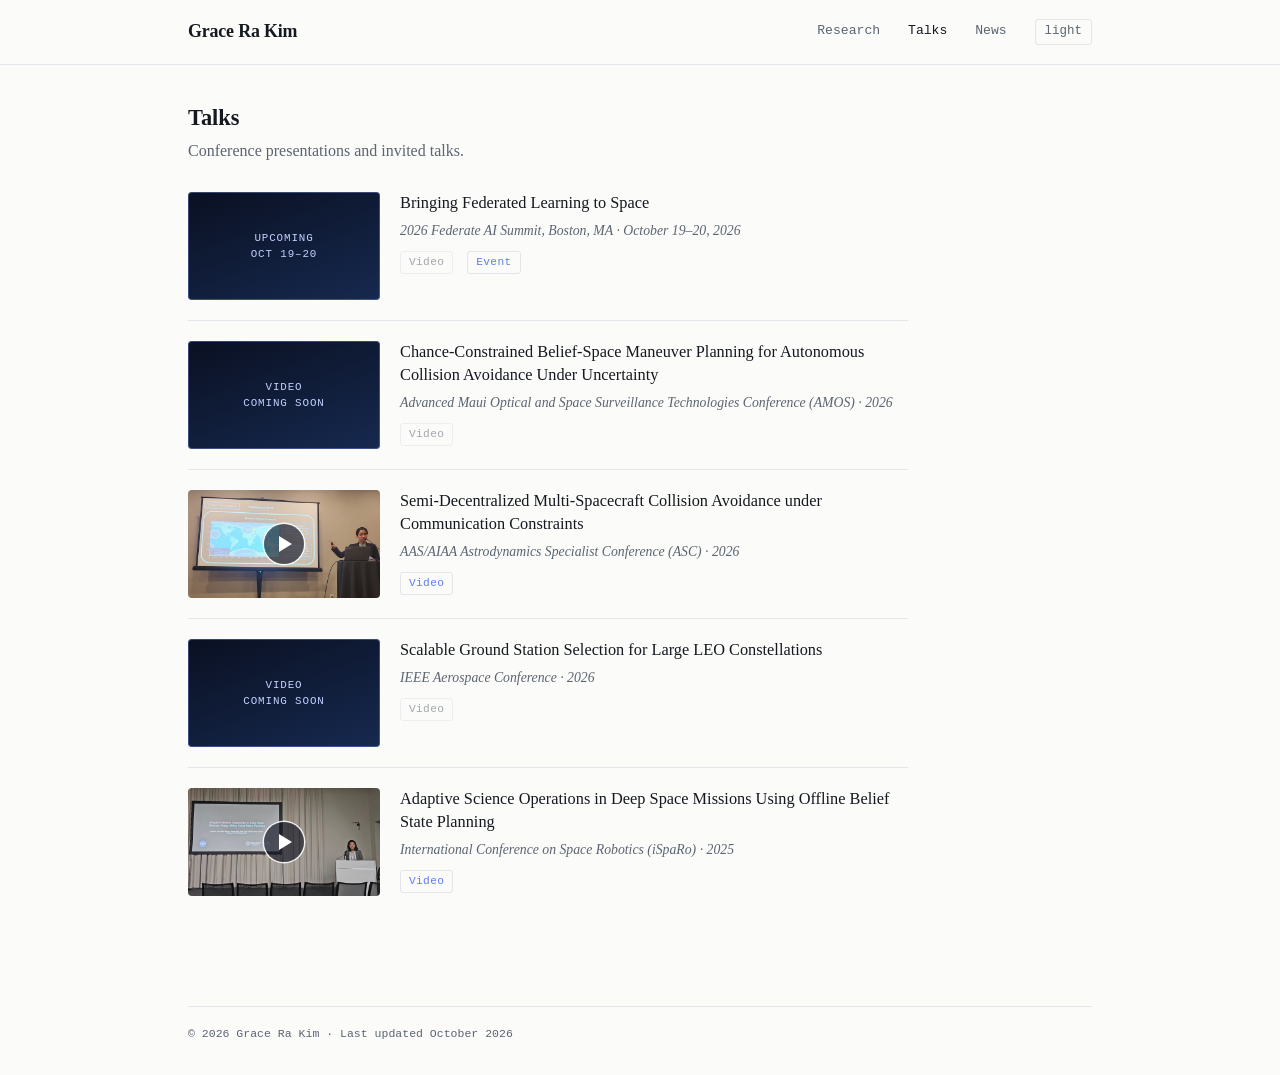
<file: talks.html>
<!DOCTYPE html>
<html lang="en">
<head>
  <meta charset="UTF-8" />
  <meta name="viewport" content="width=device-width, initial-scale=1.0" />
  <title>Talks — Grace Ra Kim</title>
  <meta name="description" content="Talks and conference presentations by Grace Ra Kim on spacecraft autonomy, collision avoidance, and federated learning in space." />
  <meta name="author" content="Grace Ra Kim" />
  <link rel="canonical" href="https://gkim65.github.io/talks.html" />
  <!-- Link previews (LinkedIn, Slack, iMessage, X). -->
  <meta property="og:type" content="website" />
  <meta property="og:site_name" content="Grace Ra Kim" />
  <meta property="og:title" content="Talks — Grace Ra Kim" />
  <meta property="og:description" content="Talks and conference presentations by Grace Ra Kim on spacecraft autonomy, collision avoidance, and federated learning in space." />
  <meta property="og:url" content="https://gkim65.github.io/talks.html" />
  <meta property="og:image" content="https://gkim65.github.io/assets/profile.jpeg" />
  <meta property="og:image:alt" content="Portrait of Grace Ra Kim" />
  <meta name="twitter:card" content="summary" />
  <link rel="stylesheet" href="assets/style.css" />
  <link rel="icon" href="assets/favicon.svg" type="image/svg+xml" />
  <link rel="icon" href="assets/favicon-32.png" sizes="32x32" type="image/png" />
  <link rel="apple-touch-icon" href="assets/apple-touch-icon.png" />
  <!-- Set the theme before first paint so there's no flash of the wrong colours. -->
  <script>
    (function () {
      try {
        var s = localStorage.getItem('theme');
        var dark = s ? s === 'dark'
          : window.matchMedia && window.matchMedia('(prefers-color-scheme: dark)').matches;
        if (dark) document.documentElement.setAttribute('data-theme', 'dark');
      } catch (e) {}
    })();
  </script>
</head>
<body>
  <nav class="topbar">
    <a class="topbar-name" href="index.html">Grace Ra Kim</a>
    <span class="topbar-links">
      <a href="research.html">Research</a>
      <a href="talks.html" aria-current="page">Talks</a>
      <a href="news.html">News</a>
      <button class="theme-toggle" type="button" aria-label="Switch theme">light</button>
    </span>
  </nav>

  <main class="talks-page">
    <h2>Talks</h2>
    <p class="page-intro">Conference presentations and invited talks.</p>

    <!-- ===== Add new talks at the TOP =====
         Thumbnails live in assets/talks/ (for a YouTube video, the video's
         own thumbnail, named by its ID). Each entry has a Video button; until
         a video exists, use a .talk-thumb.is-pending placeholder and a greyed
         Video button. -->
    <ol class="talk-list">
      <li>
        <span class="talk-thumb is-pending" aria-hidden="true"><span class="pending-label">Upcoming<br />Oct 19&ndash;20</span></span>
        <div class="talk-text">
          <h3 class="talk-title">Bringing Federated Learning to Space</h3>
          <p class="talk-meta">2026 Federate AI Summit, Boston, MA &middot; October 19&ndash;20, 2026</p>
          <p class="pub-links">
            <a class="link-todo" aria-disabled="true">Video</a>
            <a href="https://www.federateaisummit.com/">Event</a>
          </p>
        </div>
      </li>
      <li>
        <span class="talk-thumb is-pending" aria-hidden="true"><span class="pending-label">Video<br />coming soon</span></span>
        <div class="talk-text">
          <h3 class="talk-title">Chance-Constrained Belief-Space Maneuver Planning for Autonomous Collision Avoidance Under Uncertainty</h3>
          <p class="talk-meta">Advanced Maui Optical and Space Surveillance Technologies Conference (AMOS) &middot; 2026</p>
          <p class="pub-links">
            <a class="link-todo" aria-disabled="true">Video</a>
          </p>
        </div>
      </li>
      <li>
        <a class="talk-thumb" href="https://www.youtube.com/watch?v=cEMKY-uUl5g" aria-label="Watch: Semi-Decentralized Multi-Spacecraft Collision Avoidance under Communication Constraints">
          <img src="assets/talks/cEMKY-uUl5g.jpg" alt="" loading="lazy" />
          <span class="play" aria-hidden="true"></span>
        </a>
        <div class="talk-text">
          <h3 class="talk-title">Semi-Decentralized Multi-Spacecraft Collision Avoidance under Communication Constraints</h3>
          <p class="talk-meta">AAS/AIAA Astrodynamics Specialist Conference (ASC) &middot; 2026</p>
          <p class="pub-links">
            <a href="https://www.youtube.com/watch?v=cEMKY-uUl5g">Video</a>
          </p>
        </div>
      </li>
      <li>
        <span class="talk-thumb is-pending" aria-hidden="true"><span class="pending-label">Video<br />coming soon</span></span>
        <div class="talk-text">
          <h3 class="talk-title">Scalable Ground Station Selection for Large LEO Constellations</h3>
          <p class="talk-meta">IEEE Aerospace Conference &middot; 2026</p>
          <p class="pub-links">
            <a class="link-todo" aria-disabled="true">Video</a>
          </p>
        </div>
      </li>
      <li>
        <a class="talk-thumb" href="https://www.youtube.com/watch?v=cPSy2-CtGkU" aria-label="Watch: Adaptive Science Operations in Deep Space Missions Using Offline Belief State Planning">
          <img src="assets/talks/cPSy2-CtGkU.jpg" alt="" loading="lazy" />
          <span class="play" aria-hidden="true"></span>
        </a>
        <div class="talk-text">
          <h3 class="talk-title">Adaptive Science Operations in Deep Space Missions Using Offline Belief State Planning</h3>
          <p class="talk-meta">International Conference on Space Robotics (iSpaRo) &middot; 2025</p>
          <p class="pub-links">
            <a href="https://www.youtube.com/watch?v=cPSy2-CtGkU">Video</a>
          </p>
        </div>
      </li>
    </ol>
  </main>

  <footer class="site-footer"><p>&copy; 2026 Grace Ra Kim &middot; Last updated October 2026</p></footer>
  <script src="assets/theme.js"></script>
</body>
</html>
</file>
<file: assets/style.css>
/* ===== Design tokens ===== */
:root {
  --topbar-h: 65px;      /* height of the sticky top bar (two rows on phones) */
  --ink: #14181f;        /* primary text */
  --muted: #5b6470;      /* secondary text */
  --line: #e2e5ea;       /* hairlines */
  --paper: #fbfbf9;      /* light page background */
  --accent: #5c7cfa;     /* highlight signal (hover/active) — periwinkle */
  --accent-dim: #3b5bd9;
  --serif: Georgia, "Times New Roman", serif;
  --mono: ui-monospace, "SF Mono", "Cascadia Code", Menlo, Consolas, monospace;
}

/* ===== Dark theme =====
   Applied when <html> carries data-theme="dark" (set by assets/theme.js,
   either from the saved preference or the OS setting). Only the colour
   tokens change — every rule below reads them, so nothing else needs
   a dark variant. */
:root[data-theme="dark"] {
  --ink: #e8e8e8;
  --muted: #8a8a8a;
  --line: #242424;         /* lifted off pure black so hairlines stay visible */
  --paper: #000000;
  --accent: #91a7ff;       /* lifted periwinkle: the light value is too dark on black */
  --accent-dim: #c3cfff;   /* on dark, "dim" is the brighter hover value */
}

/* Smooth the switch, but never fight a reduced-motion preference. */
body { transition: background-color .2s ease, color .2s ease; }

* { box-sizing: border-box; }

body {
  margin: 0;
  font-family: var(--serif);
  color: var(--ink);
  background: var(--paper);
  line-height: 1.55;
  -webkit-font-smoothing: antialiased;
}

a { color: var(--ink); text-decoration: none; border-bottom: 1px solid var(--line); }
a:hover { border-color: var(--accent); color: var(--accent); }

/* ===== Landing page ===== */
.home {
  max-width: 960px;
  margin: 0 auto;
  padding: 8vh 28px 8vh;
}
.home-head {
  display: flex;
  gap: 40px;
  align-items: flex-start;
  flex-wrap: wrap;
}
.portrait {
  width: 190px;
  height: 190px;
  object-fit: cover;
  border-radius: 3px;
  background: var(--line);
  flex-shrink: 0;
}
.portrait-col { flex: 0 0 190px; }
.intro { flex: 1; min-width: 260px; }
h1 { font-size: 2rem; margin: 0 0 2px; letter-spacing: -0.01em; }
.role {
  font-family: var(--mono);
  font-size: 0.8rem;
  letter-spacing: 0.06em;
  text-transform: uppercase;
  color: var(--muted);
  margin: 0 0 18px;
}
.bio { margin: 0 0 22px; }
/* Bio links are periwinkle at rest, not just on hover — at --ink they were
   the same colour as the surrounding prose and easy to miss. Scoped to .bio
   so nav, profile links and news rows stay neutral. */
.bio a { color: var(--accent); border-bottom-color: var(--accent); }
.bio a:hover { color: var(--accent-dim); border-bottom-color: var(--accent-dim); }
.pages { display: flex; flex-wrap: wrap; gap: 18px; }
/* Profile links: stacked under the portrait, in its column. */
.links {
  display: flex;
  flex-direction: column;
  gap: 7px;
  align-items: flex-start;
  font-family: var(--mono);
  font-size: 0.8rem;
  margin-top: 14px;
}
.links a {
  display: inline-flex;
  align-items: center;
  gap: 7px;
  border-bottom: none;      /* the icon+text row shouldn't carry a rule */
}
.links a:hover { color: var(--accent); }
.links a:hover span { border-bottom: 1px solid var(--accent); }
/* Each icon's viewBox is cropped to its own measured ink bounds, so the
   artwork is centred in this square slot regardless of the glyph's
   aspect ratio (preserveAspectRatio defaults to xMidYMid). currentColor
   in the paths means the icon follows the link colour. */
.icon {
  width: 14px;
  height: 14px;
  flex: 0 0 14px;
  align-self: center;
  overflow: visible;
  /* Optical nudge: centring on the flex line sits low against the text's
     x-height, so lift each icon to sit level with the label. */
  position: relative;
  top: -1px;
}
/* Sections below the header sit in the bio column: portrait width + gap. */
.home-section { margin: 34px 0 0 230px; }
.section-label {
  font-family: var(--mono);
  font-size: 0.72rem;
  font-weight: normal;
  letter-spacing: 0.09em;
  text-transform: uppercase;
  color: var(--muted);
  margin: 0 0 12px;
}
.selected-pubs { list-style: none; padding: 0; margin: 0; }
.selected-pubs li { padding: 10px 0; border-top: 1px solid var(--line); }
.selected-pubs li:first-child { border-top: none; padding-top: 0; }
.selected-pubs a { border-bottom: none; line-height: 1.4; }
.selected-venue {
  display: block;
  font-size: 0.86rem;
  font-style: italic;
  color: var(--muted);
  margin-top: 2px;
}
.section-more { margin: 10px 0 0; font-family: var(--mono); font-size: 0.78rem; }
.section-more a { color: var(--accent); border-bottom: none; }
.section-more a:hover { color: var(--accent-dim); }
/* Keyword chips: accent-tinted pills, each led by a small ring that echoes
   the orbit markers on the research page. */
.keywords { list-style: none; padding: 0; margin: 0; display: flex; flex-wrap: wrap; gap: 10px; }
.keywords a {
  display: inline-flex;
  align-items: center;
  gap: 8px;
  font-family: var(--mono);
  font-size: 0.76rem;
  letter-spacing: 0.02em;
  padding: 6px 14px 6px 11px;
  border: 1px solid color-mix(in srgb, var(--accent) 35%, transparent);
  border-radius: 999px;
  background: color-mix(in srgb, var(--accent) 9%, transparent);
  color: var(--ink);
  transition: background-color .15s, border-color .15s, transform .15s;
}
.keywords a::before {
  content: "";
  width: 7px;
  height: 7px;
  flex: 0 0 7px;
  border: 1.5px solid var(--accent);
  border-radius: 50%;
}
.keywords a:hover {
  background: color-mix(in srgb, var(--accent) 18%, transparent);
  border-color: var(--accent);
  transform: translateY(-1px);
}
.pages a { border-bottom: none; font-style: italic; color: var(--muted); }
.pages a:hover { color: var(--accent); }

/* ===== Shared top bar =====
   Full-width bar with a hairline underneath; the side padding lines its
   contents up with the 960px page column (960 - 2 x 28 = 904). */
.topbar {
  display: flex;
  justify-content: space-between;
  align-items: center;
  padding: 18px max(28px, calc((100% - 904px) / 2));
  border-bottom: 1px solid var(--line);
  font-family: var(--mono);
  font-size: 0.82rem;
  /* Stays pinned while the page scrolls; other sticky elements and anchor
     targets offset themselves by --topbar-h so they clear it. */
  position: sticky;
  top: 0;
  z-index: 10;
  background: var(--paper);
}
.topbar a { border-bottom: none; }
/* The name matches the h1 on the landing page. */
.topbar-name {
  font-family: var(--serif);
  font-weight: bold;
  font-size: 1.12rem;
  letter-spacing: -0.01em;
  color: var(--ink);
}
.topbar-links a { margin-left: 20px; color: var(--muted); }
.topbar-links a[aria-current="page"] { color: var(--ink); }
/* Hover: match the name link and theme toggle. Listed after the
   [aria-current] rule so the current page highlights too. */
.topbar a:hover,
.topbar-links a:hover,
.topbar-links a[aria-current="page"]:hover { color: var(--accent); }

/* Theme toggle button (sits in the topbar) */
.theme-toggle {
  margin-left: 20px;
  padding: 3px 9px;
  font-family: var(--mono);
  font-size: 0.78rem;
  color: var(--muted);
  background: none;
  border: 1px solid var(--line);
  border-radius: 3px;
  cursor: pointer;
  line-height: 1.4;
}
.theme-toggle:hover { color: var(--accent); border-color: var(--accent); }
/* ===== Publications ===== */
.pubs-page { max-width: 960px; margin: 0 auto; padding: 4vh 28px 10vh; scroll-margin-top: var(--topbar-h); }
.pubs-page h2 { font-size: 1.4rem; margin: 0 0 4px; }

.pubs-layout { display: flex; gap: 44px; align-items: flex-start; }
.pub-filters { flex: 0 0 150px; position: sticky; top: calc(var(--topbar-h) + 24px); }
.filter-group { margin-bottom: 22px; }
.filter-label {
  font-family: var(--mono);
  font-size: 0.68rem;
  letter-spacing: 0.09em;
  text-transform: uppercase;
  color: var(--muted);
  margin: 0 0 7px;
}
.year-nav, .area-nav { display: flex; flex-direction: column; gap: 2px; align-items: flex-start; }

.pubs-main { flex: 1; min-width: 0; }
.pub-list { list-style: none; padding: 0; margin: 0; }

/* Area visual: a dark "space window" in both themes (see assets/area-visuals.js). */
.area-stage { margin: 0 0 30px; }
.area-stage > canvas {
  display: block;
  width: 100%;
  height: clamp(200px, 30vw, 290px);
  border-radius: 10px;
  background: #05070e;
  box-shadow: 0 0 0 1px var(--line), 0 18px 40px -24px rgba(60, 90, 220, 0.45);
}
/* The display rules above and below would otherwise override [hidden]. */
.area-stage > canvas[hidden], .area-grid[hidden] { display: none; }
/* "All": a grid of small live tiles, three across (two on phones). */
.area-grid { display: grid; grid-template-columns: repeat(3, minmax(0, 1fr)); gap: 14px; }
.area-tile {
  display: flex;
  flex-direction: column;
  gap: 7px;
  padding: 0;
  border: none;
  background: none;
  color: var(--muted);
  font: inherit;
  text-align: left;
  cursor: pointer;
}
.area-tile canvas {
  display: block;
  width: 100%;
  aspect-ratio: 16 / 10;
  border-radius: 8px;
  background: #05070e;
  box-shadow: 0 0 0 1px var(--line);
  transition: box-shadow .2s, transform .2s;
}
.area-tile-label { font-family: var(--mono); font-size: 0.74rem; line-height: 1.35; transition: color .2s; }
.area-tile:hover canvas,
.area-tile:focus-visible canvas { box-shadow: 0 0 0 1px var(--accent), 0 12px 28px -18px rgba(92, 124, 250, 0.7); transform: translateY(-2px); }
.area-tile:hover .area-tile-label,
.area-tile:focus-visible .area-tile-label { color: var(--accent); }
.area-tile:focus-visible { outline: none; }
.area-caption {
  margin: 10px 2px 0;
  font-family: var(--mono);
  font-size: 0.74rem;
  line-height: 1.5;
  color: var(--muted);
}
.area-caption:empty { display: none; }
.area-stage.is-in { animation: stage-in .5s ease both; }
.area-stage.is-in ~ .pub-list { animation: list-in .55s ease .12s both; }
@keyframes stage-in { from { opacity: 0; transform: translateY(6px); } to { opacity: 1; transform: none; } }
@keyframes list-in { from { opacity: 0; transform: translateY(10px); } to { opacity: 1; transform: none; } }
.pub-list li { padding: 20px 0; border-top: 1px solid var(--line); }
.pub-list li:first-child { border-top: none; padding-top: 0; }
.pub-title {
  font-family: var(--serif);
  font-size: 1.02rem;
  font-weight: normal;
  line-height: 1.4;
  margin: 0 0 5px;
}
.pub-authors { margin: 0 0 3px; font-size: 0.9rem; }
.pub-authors b { font-weight: 600; }
.pub-venue { margin: 0; font-size: 0.86rem; font-style: italic; color: var(--muted); }
.pub-tags { margin: 9px 0 0; display: flex; flex-wrap: wrap; gap: 6px; }
.tag {
  font-family: var(--mono);
  font-size: 0.68rem;
  letter-spacing: 0.03em;
  padding: 2px 8px;
  border: 1px solid var(--line);
  border-radius: 10px;
  color: var(--muted);
  cursor: pointer;
  transition: color .15s, border-color .15s;
}
.tag:hover, .tag.is-active { color: var(--accent); border-color: var(--accent); }
/* Link chips: arXiv / DOI / Presentation / BibTeX. Generous gap so each
   chip reads as its own control rather than one segmented bar. */
.pub-links { margin: 10px 0 0; display: flex; flex-wrap: wrap; gap: 14px; }
.pub-links a,
.bib-toggle {
  font-family: var(--mono);
  font-size: 0.7rem;
  letter-spacing: 0.03em;
  padding: 2px 8px;
  border: 1px solid var(--line);
  border-radius: 3px;
  background: none;
  color: var(--accent);
  cursor: pointer;
  line-height: 1.5;
  transition: border-color .15s, color .15s;
}
.pub-links a:hover,
.bib-toggle:hover,
.bib-toggle.is-open { border-color: var(--accent); }
/* Placeholder links (no URL yet) read as inactive but stay visible. */
.pub-links a.link-todo,
.bib-toggle:disabled { color: var(--muted); opacity: .55; cursor: default; }
.pub-links a.link-todo:hover,
.bib-toggle:disabled:hover { border-color: var(--line); color: var(--muted); }

/* BibTeX: no filled panel — just a quiet rule on the left, so it reads as
   a note attached to the entry rather than a code block. */
.bib-wrap { position: relative; margin: 12px 0 0; }
.bib {
  margin: 0;
  padding: 2px 74px 2px 14px;   /* right pad keeps text clear of the copy button */
  border-left: 2px solid var(--line);
  background: none;
  font-size: 0.7rem;
  line-height: 1.65;
  color: var(--muted);
  overflow-x: auto;
}
.bib code {
  font-family: var(--mono);
  white-space: pre;
  color: inherit;
}
.bib-copy {
  position: absolute;
  top: 0;
  right: 0;
  font-family: var(--mono);
  font-size: 0.7rem;
  letter-spacing: 0.03em;
  padding: 2px 8px;
  background: none;
  border: 1px solid var(--line);
  border-radius: 3px;
  color: var(--accent);
  cursor: pointer;
  transition: border-color .15s;
}
.bib-copy:hover { border-color: var(--accent); }
.pub-empty { color: var(--muted); font-style: italic; }
.pub-foot {
  margin: 34px 0 0;
  padding-top: 18px;
  border-top: 1px solid var(--line);
  font-size: 0.88rem;
  color: var(--muted);
}

/* ===== Talks page ===== */
.talks-page { max-width: 960px; margin: 0 auto; padding: 4vh 28px 10vh; }
.talks-page h2 { font-size: 1.4rem; margin: 0 0 4px; }
.talk-list { list-style: none; padding: 0; margin: 0; max-width: 720px; }
.talk-list li { display: flex; gap: 20px; align-items: flex-start; padding: 20px 0; border-top: 1px solid var(--line); }
.talk-list li:first-child { border-top: none; padding-top: 0; }
.talk-text { min-width: 0; }
/* Video thumbnail with a play button; 16:9 like the source. */
.talk-thumb {
  position: relative;
  flex: 0 0 192px;
  aspect-ratio: 16 / 9;
  border: none;
  border-radius: 4px;
  overflow: hidden;
  background: var(--line);
}
.talk-thumb img { display: block; width: 100%; height: 100%; object-fit: cover; transition: transform .25s; }
.talk-thumb .play {
  position: absolute;
  left: 50%; top: 50%;
  width: 40px; height: 40px;
  margin: -20px 0 0 -20px;
  border-radius: 50%;
  background: rgba(10, 14, 28, 0.62);
  box-shadow: 0 0 0 1.5px rgba(255, 255, 255, 0.85);
  transition: background-color .2s;
}
.talk-thumb .play::after {
  content: "";
  position: absolute;
  left: 15px; top: 12px;
  border-style: solid;
  border-width: 8px 0 8px 13px;
  border-color: transparent transparent transparent #fff;
}
/* Placeholder for a talk without a video yet (upcoming, or not posted). */
.talk-thumb.is-pending {
  display: flex;
  align-items: center;
  justify-content: center;
  background: linear-gradient(160deg, #0a1022, #16294f);
  box-shadow: inset 0 0 0 1px rgba(145, 167, 255, 0.35);
}
.pending-label {
  font-family: var(--mono);
  font-size: 0.68rem;
  line-height: 1.5;
  letter-spacing: 0.08em;
  text-transform: uppercase;
  text-align: center;
  color: #c3cfff;
}
.talk-thumb:hover img { transform: scale(1.04); }
.talk-thumb:hover .play { background: var(--accent); }
.talk-title { font-family: var(--serif); font-size: 1.02rem; font-weight: normal; line-height: 1.4; margin: 0 0 5px; }
.talk-meta { margin: 0; font-size: 0.86rem; font-style: italic; color: var(--muted); }

/* ===== Footer (every page) ===== */
.site-footer {
  max-width: 960px;
  margin: 0 auto;
  padding: 0 28px 32px;
  font-family: var(--mono);
  font-size: 0.72rem;
  color: var(--muted);
}
.site-footer p { margin: 0; padding-top: 18px; border-top: 1px solid var(--line); }

/* ===== News page ===== */
.news-page { max-width: 960px; margin: 0 auto; padding: 4vh 28px 10vh; }
.news-page h2 { font-size: 1.4rem; margin: 0 0 4px; }
.page-intro { color: var(--muted); margin: 0 0 28px; }

/* Sidebar year filter + list */
.news-layout { display: flex; gap: 44px; align-items: flex-start; }
.year-nav {
  display: flex;
  flex-direction: column;
  gap: 2px;
  flex: 0 0 88px;
  position: sticky;
  top: calc(var(--topbar-h) + 24px);   /* keeps the years in view while the list scrolls */
}
.year-btn {
  font-family: var(--mono);
  font-size: 0.8rem;
  text-align: left;
  padding: 4px 8px;
  background: none;
  border: none;
  border-left: 2px solid transparent;
  color: var(--muted);
  cursor: pointer;
}
.year-btn:hover { color: var(--accent); }
.year-btn.is-active {
  color: var(--ink);
  border-left-color: var(--accent);
}

.news-list { list-style: none; padding: 0; margin: 0; flex: 1; min-width: 0; }
.news-list li { border-top: 1px solid var(--line); }
.news-list li:first-child { border-top: none; }

/* Whole row is one link: square thumb left, text right */
.news-item {
  display: flex;
  gap: 18px;
  align-items: center;
  padding: 16px 0;
  border-bottom: none;
  text-decoration: none;
}
.news-thumb {
  width: 132px;
  height: 88px;           /* 3:2 — gently landscape, closer to the source crops */
  flex: 0 0 132px;
  object-fit: cover;      /* crops to fill, never squashes */
  border-radius: 3px;
  background: var(--line);
  display: block;
}
.news-text { min-width: 0; }
.news-title { display: block; color: var(--ink); }
.news-item:hover .news-title { color: var(--accent); }
.news-meta {
  display: block;
  font-family: var(--mono);
  font-size: 0.76rem;
  color: var(--muted);
  margin-top: 5px;
}

/* ===== Motion / accessibility ===== */
@media (prefers-reduced-motion: reduce) {
  * { transition: none !important; animation: none !important; }
}

/* ===== Mobile ===== */
@media (max-width: 600px) {
  .home { padding-top: 4vh; }
  .home-head { gap: 24px; }
  .links { font-size: 0.76rem; gap: 6px; }

  /* News: year filter becomes a horizontal strip above the list */
  .news-layout { flex-direction: column; gap: 18px; }
  .year-nav {
    flex-direction: row;
    flex-wrap: wrap;
    flex-basis: auto;
    position: static;
    gap: 4px;
  }
  .year-btn {
    border-left: none;
    border-bottom: 2px solid transparent;
  }
  .year-btn.is-active { border-left-color: transparent; border-bottom-color: var(--accent); }
  .news-thumb { width: 102px; height: 68px; flex-basis: 102px; }
  .talk-list li { gap: 14px; }
  .talk-thumb { flex-basis: 120px; }
  .pending-label { font-size: 0.58rem; }
  .talk-thumb .play { width: 30px; height: 30px; margin: -15px 0 0 -15px; }
  .talk-thumb .play::after { left: 11px; top: 8px; border-width: 7px 0 7px 11px; }

  /* Publications: sidebar filters become horizontal strips above the list.
     At 375px a 150px sidebar would leave ~125px for titles. */
  .pubs-layout { flex-direction: column; gap: 22px; }
  .pub-filters { flex-basis: auto; position: static; width: 100%; }
  .filter-group { margin-bottom: 14px; }
  .year-nav, .area-nav {
    flex-direction: row;
    flex-wrap: wrap;
    gap: 4px;
  }
  /* Area labels are long ("AI evaluation & policy"), so give the area
     chips a border on all sides rather than the sidebar's left rule. */
  .area-nav .year-btn {
    border: 1px solid var(--line);
    border-radius: 3px;
    padding: 3px 9px;
  }
  .area-nav .year-btn.is-active { border-color: var(--accent); }

  /* Link chips: tighten the gap that suits desktop, and keep tap targets
     a usable size. */
  .pub-links { gap: 10px; }
  .pub-links a, .bib-toggle { padding: 4px 9px; }

  /* BibTeX lines run to ~100 chars; let them wrap instead of forcing a
     horizontal scroll, and drop the right pad since the copy button
     moves below the block. */
  .bib { padding: 2px 0 2px 12px; font-size: 0.66rem; }
  .bib code { white-space: pre-wrap; word-break: break-word; }
  .bib-copy { position: static; margin-top: 8px; }

  .pubs-page { padding-top: 4vh; }
  .area-stage { margin-bottom: 24px; }
  .area-stage > canvas { height: 230px; border-radius: 8px; }
  .area-grid { grid-template-columns: repeat(2, minmax(0, 1fr)); gap: 12px; }
  .area-tile canvas { border-radius: 6px; }
  .area-tile-label { font-size: 0.7rem; }

  /* Landing page: stack portrait, profile links, name and role, centred;
     the bio and sections below stay left-aligned for reading. */
  .home-head { flex-direction: column; align-items: center; gap: 18px; }
  .portrait-col { flex: none; display: flex; flex-direction: column; align-items: center; }
  .portrait { width: 150px; height: 150px; }
  .links { flex-direction: row; flex-wrap: wrap; justify-content: center; gap: 8px 18px; }
  .intro { flex: none; width: 100%; min-width: 0; }
  .intro h1, .intro .role { text-align: center; }
  .home-section { margin-left: 0; margin-top: 28px; }
  .selected-pubs a { overflow-wrap: break-word; }
  .keywords { gap: 8px; }
  .keywords a { font-size: 0.7rem; padding: 5px 11px 5px 9px; gap: 6px; }

  /* Nav wraps to a second line rather than clipping "News". */
  :root { --topbar-h: 84px; }
  .topbar {
    padding: 12px 18px;
    flex-wrap: wrap;
    gap: 6px 18px;
    font-size: 0.78rem;
  }
  .topbar-links { display: flex; flex-wrap: wrap; align-items: center; gap: 0 14px; }
  .topbar-links a { margin-left: 0; }
  .theme-toggle { margin-left: 0; }
  .home, .pubs-page, .news-page, .talks-page, .site-footer { padding-left: 18px; padding-right: 18px; }

  /* Guard against unbreakable strings (DOIs, long arXiv ids, URLs) forcing
     the layout wide. No hyphens: auto — it hyphenates ordinary prose
     mid-word, which reads badly in the bio. */
  .pub-title, .pub-authors, .pub-venue, .news-title, .talk-title, .bio, .page-intro, h1, h2 {
    overflow-wrap: break-word;
  }
}

/* Very narrow (iPhone SE and similar) */
@media (max-width: 380px) {
  .portrait { width: 128px; height: 128px; }
  .news-thumb { width: 84px; height: 56px; flex-basis: 84px; }
  .news-item { gap: 12px; }
  h1 { font-size: 1.7rem; }
}
</file>
